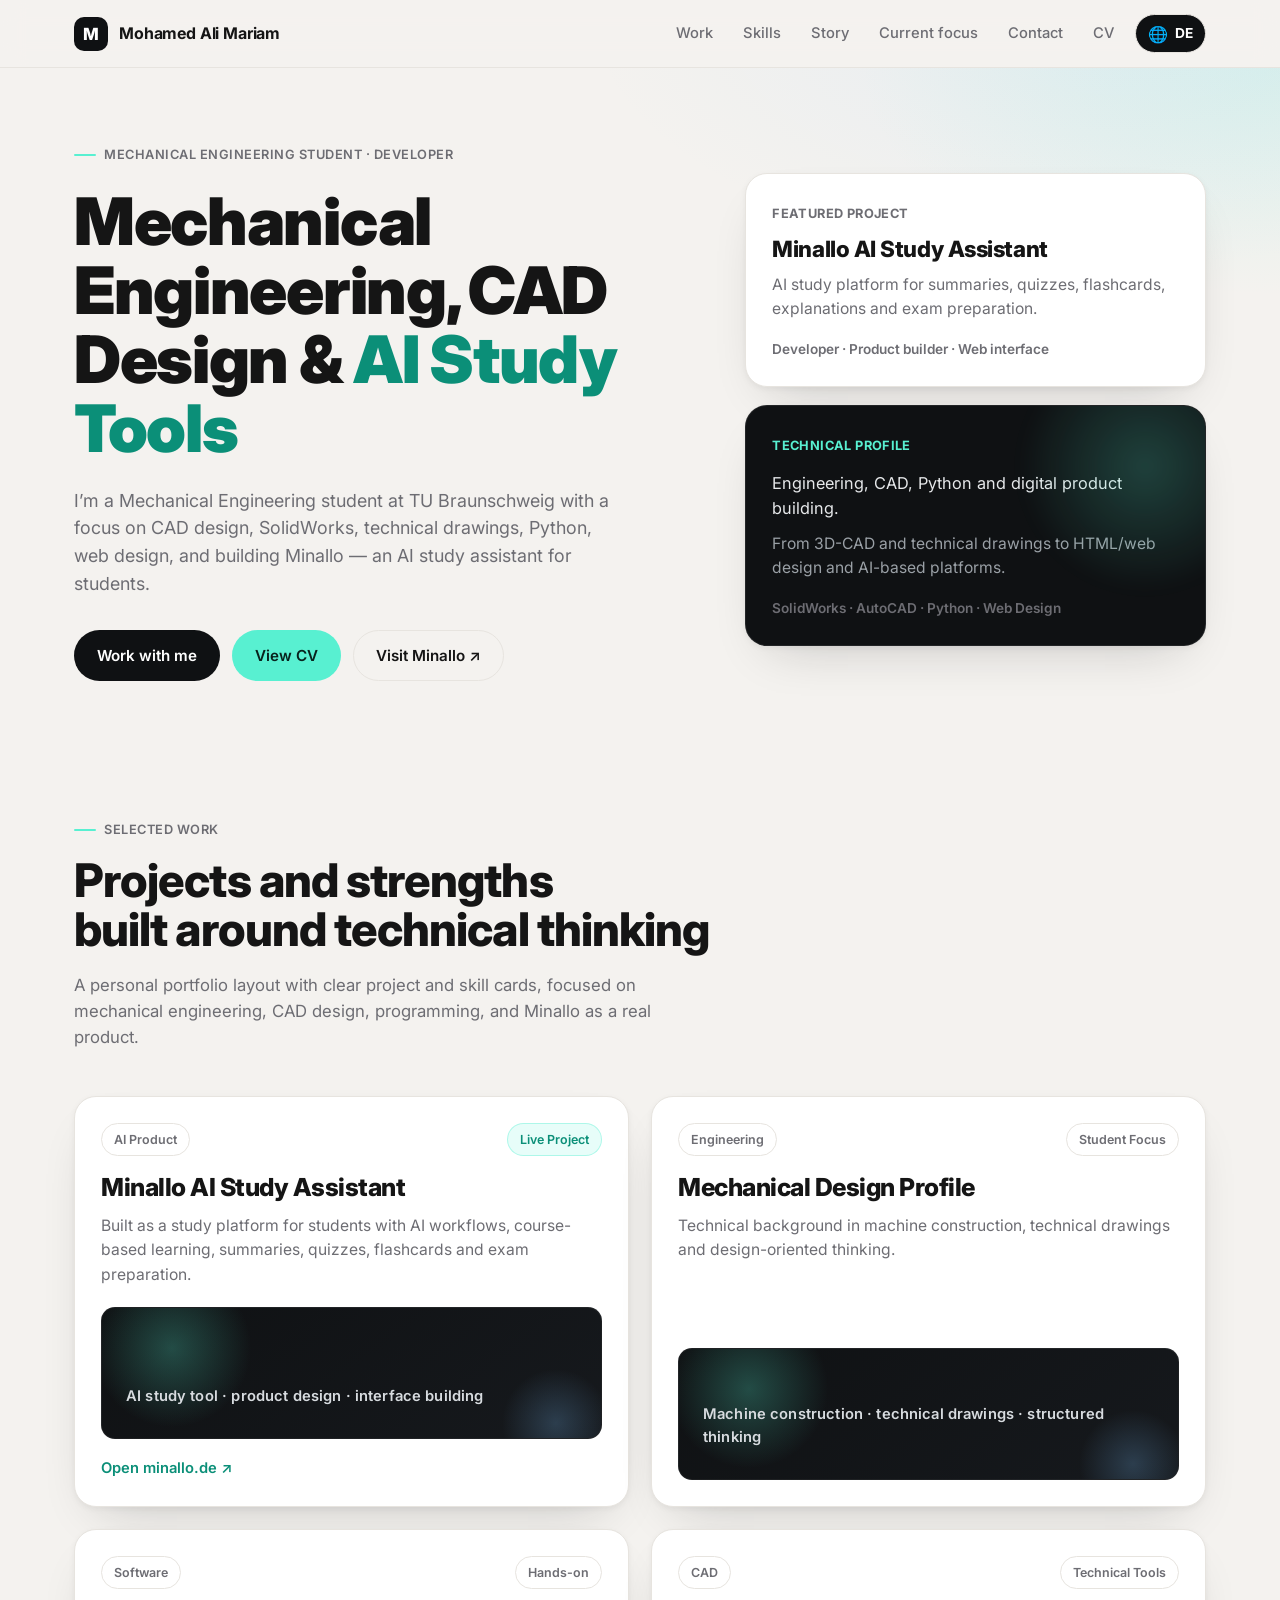
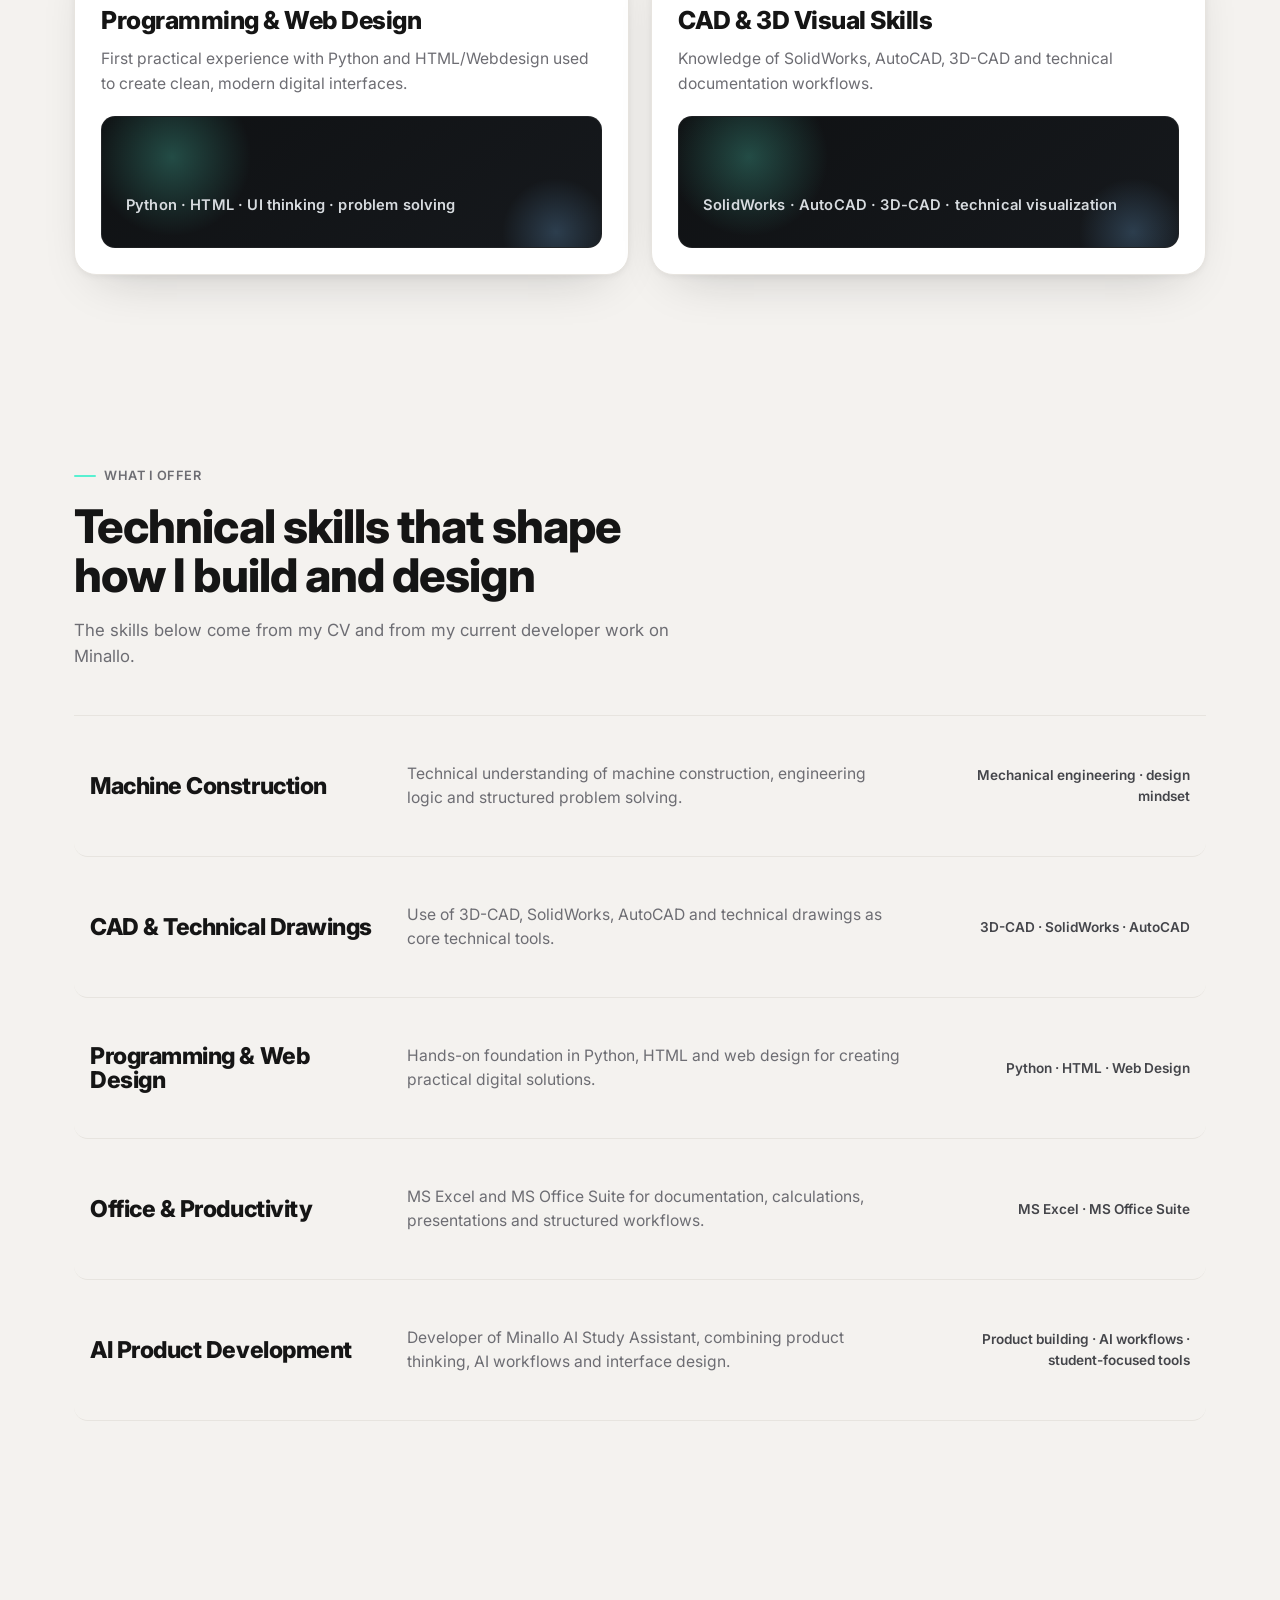
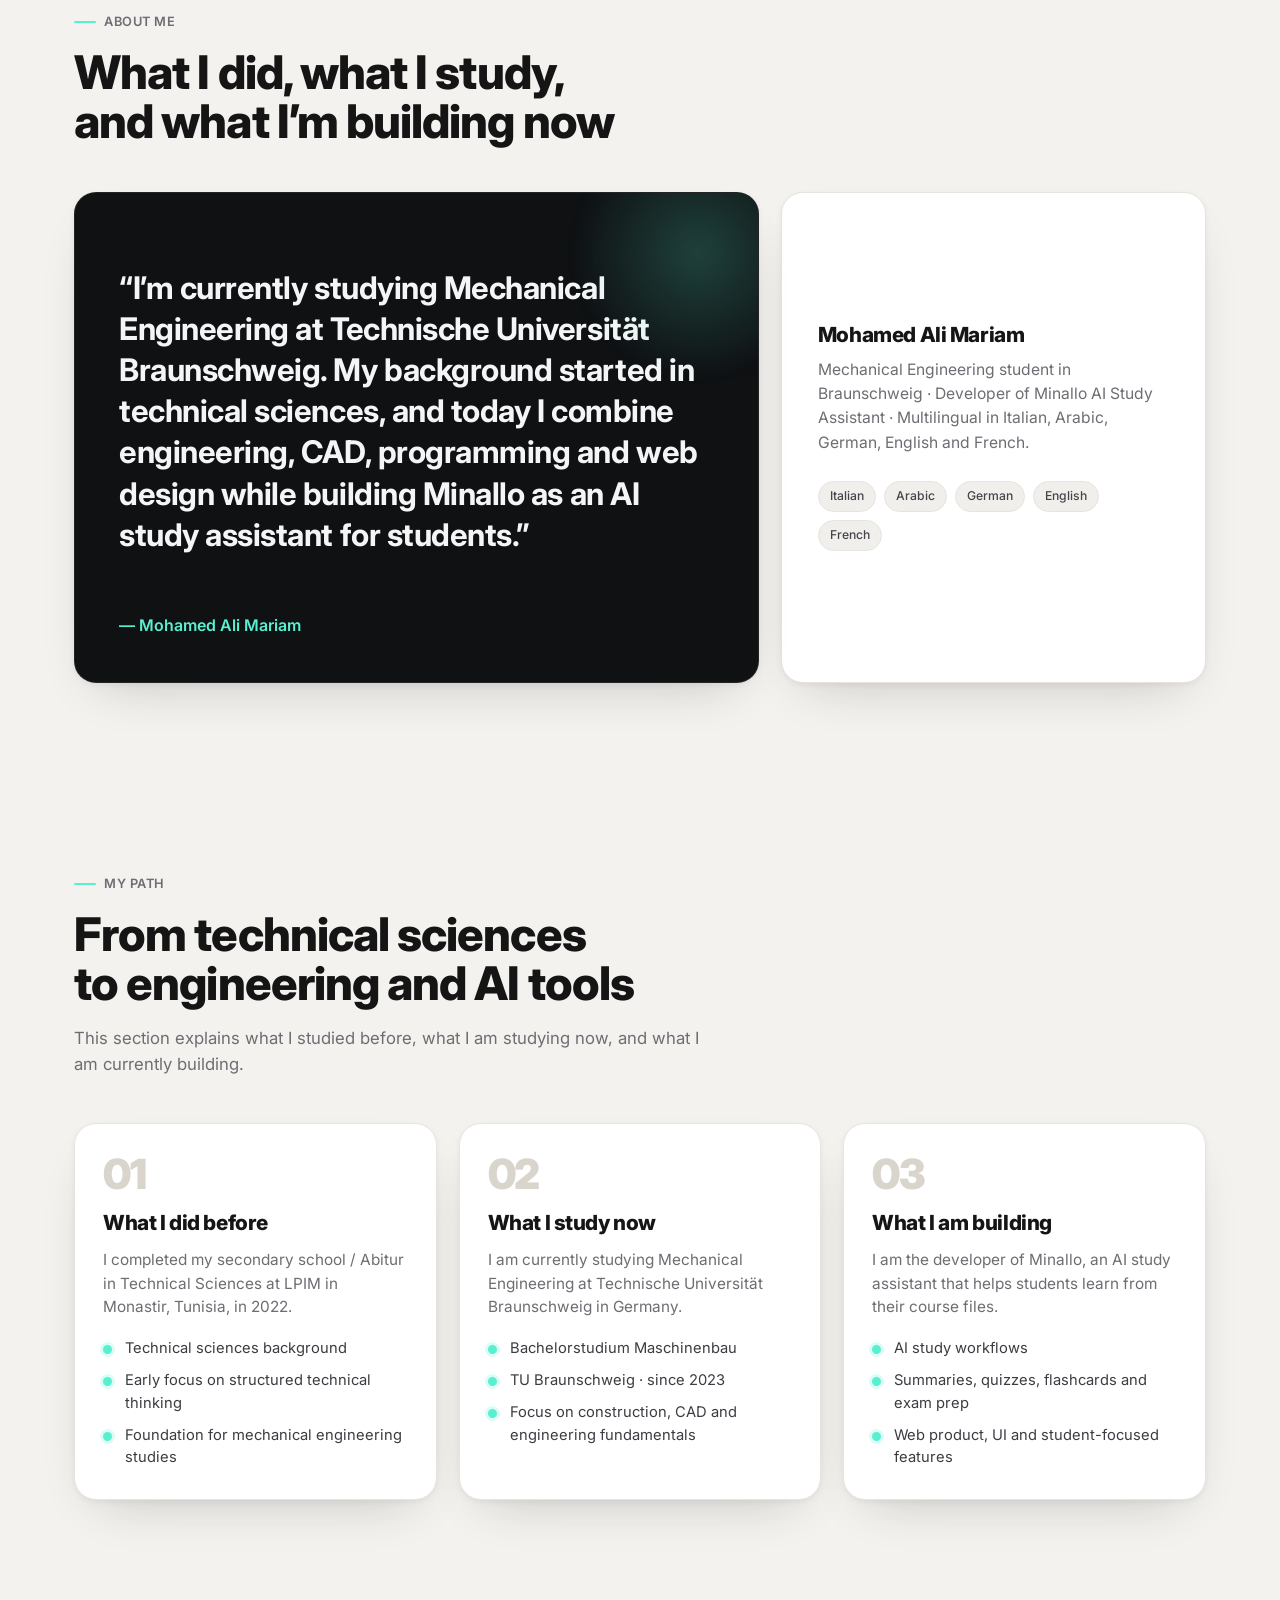
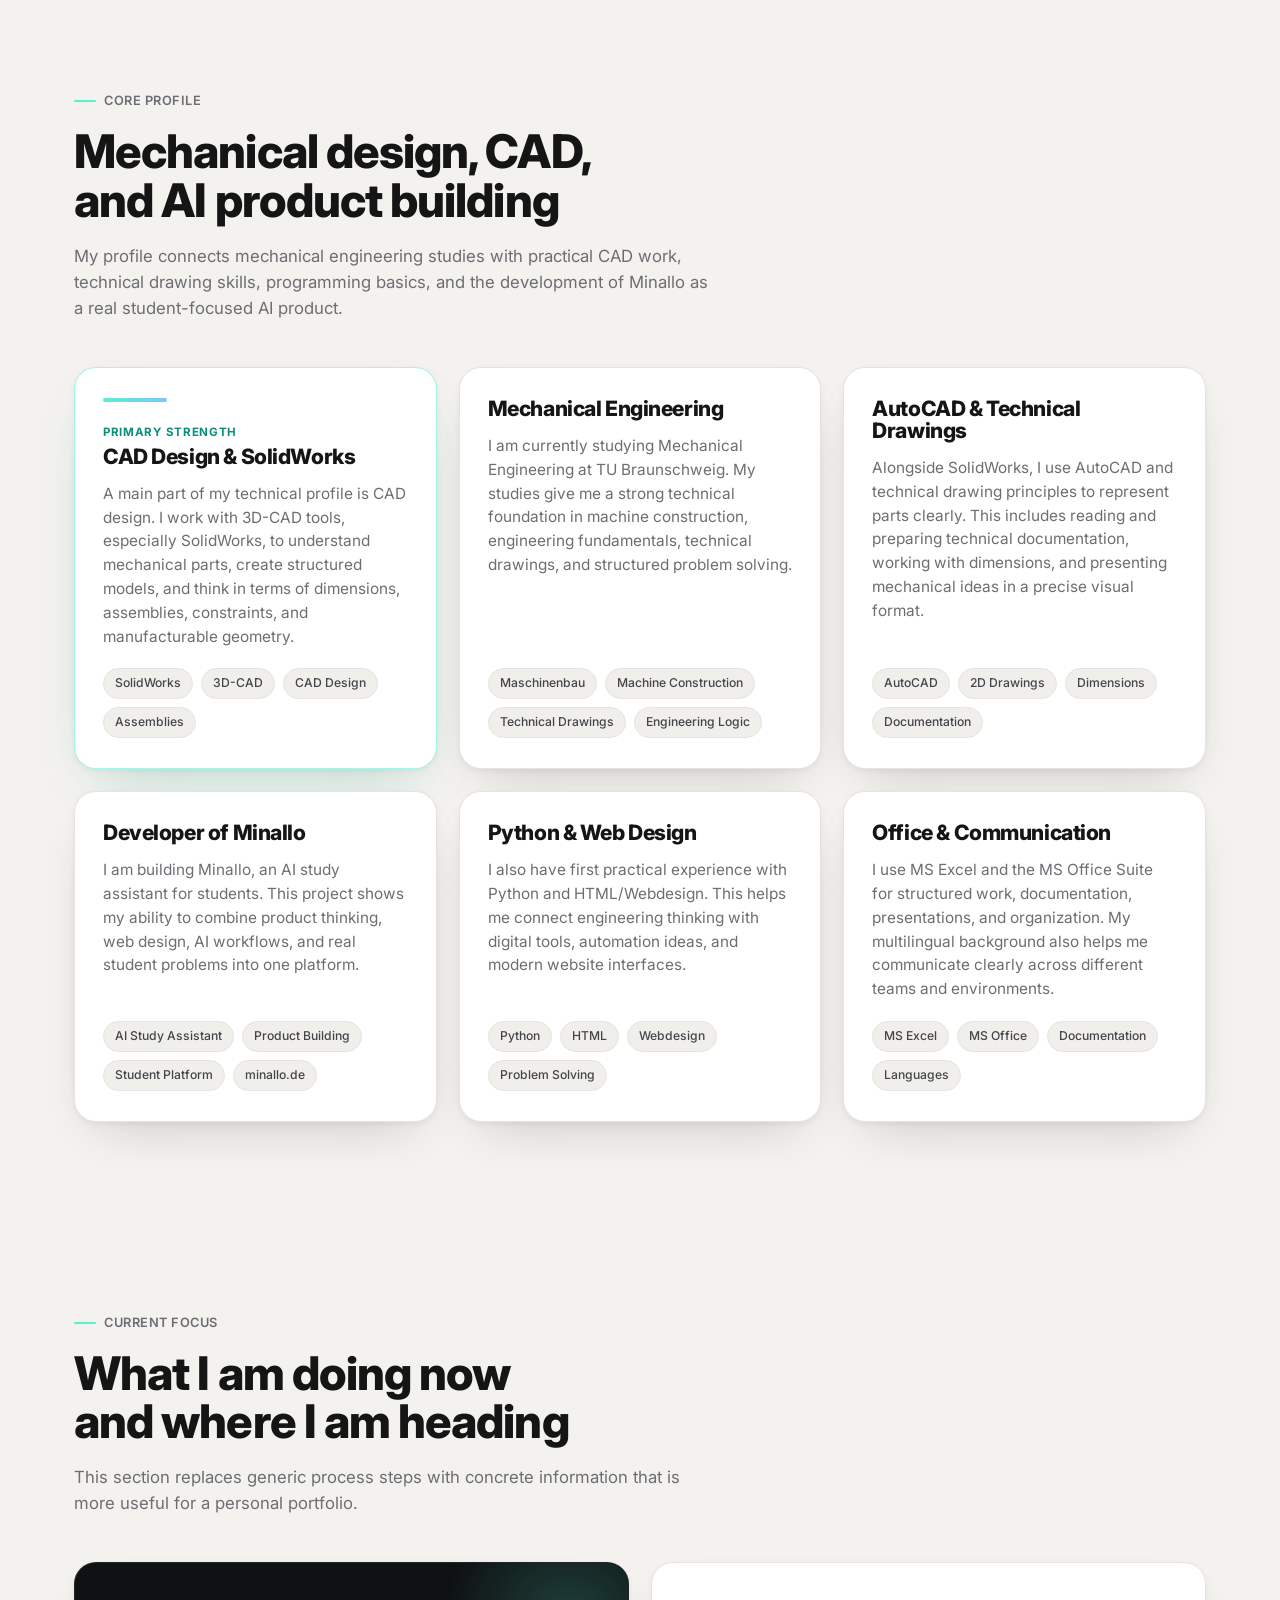
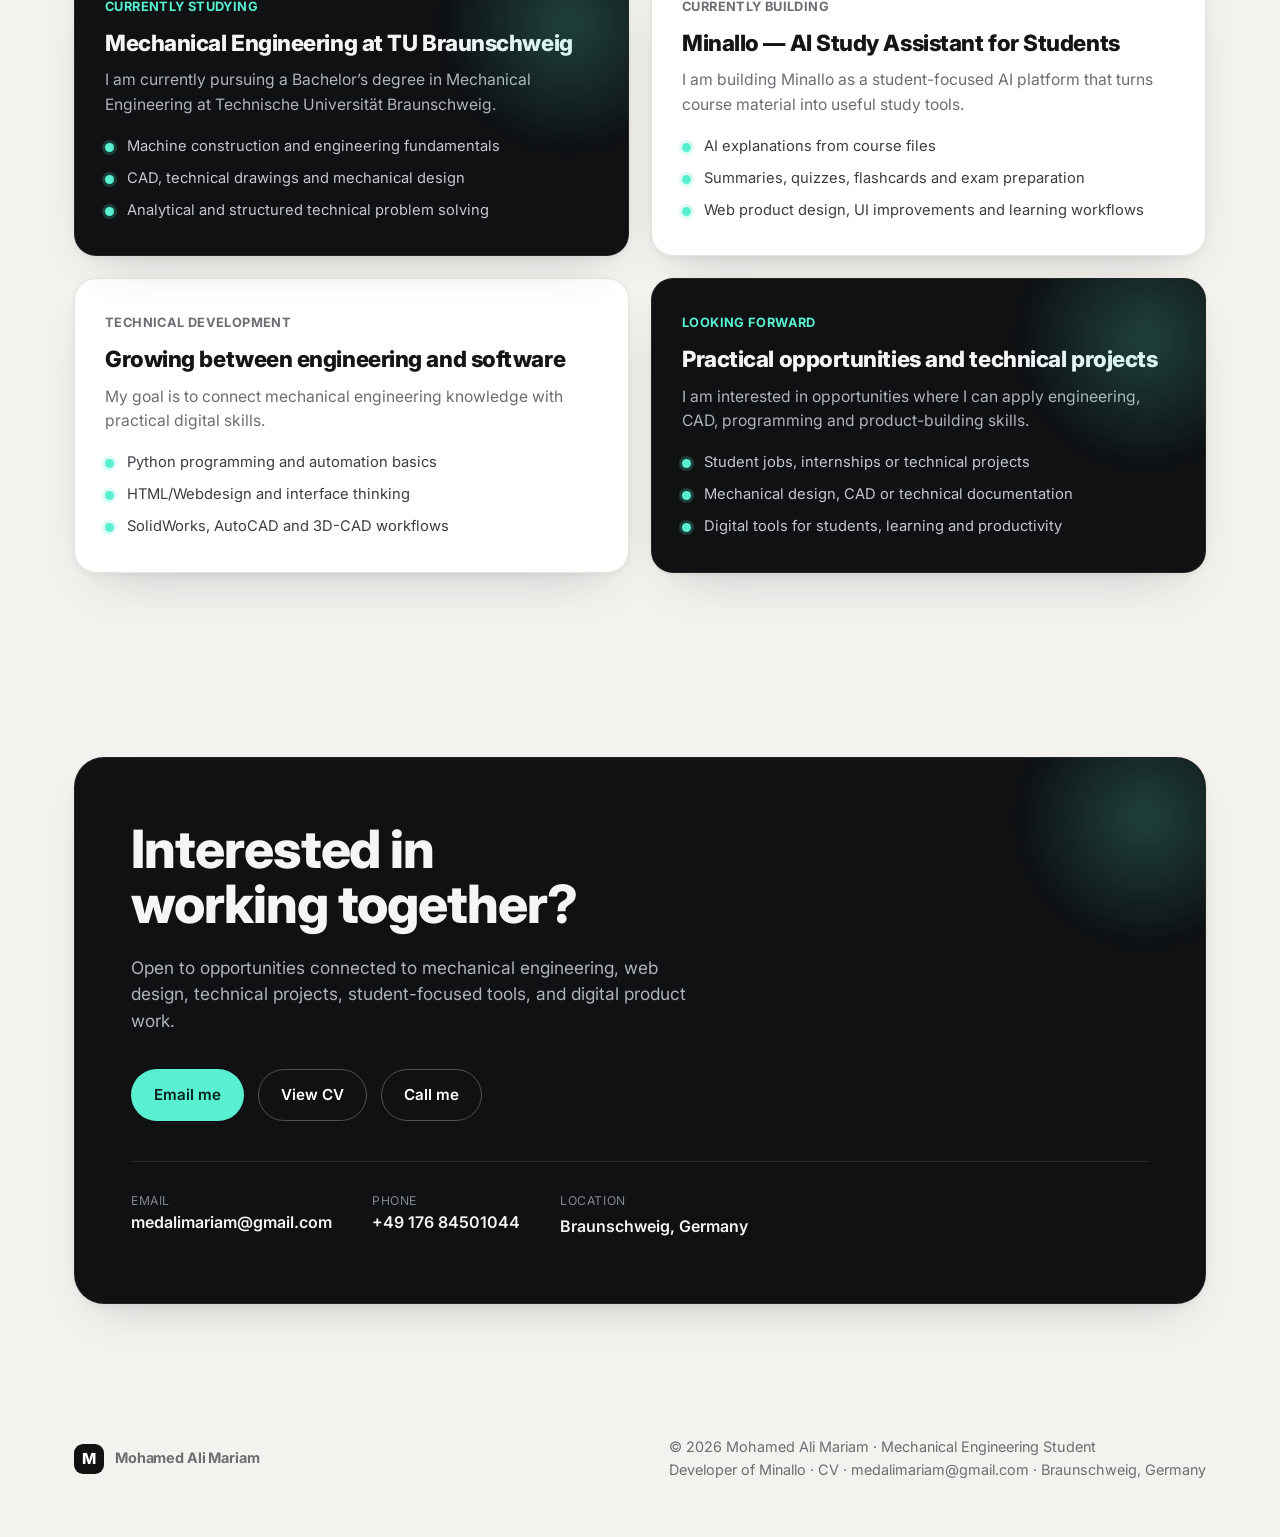
<file: index.html>
<!DOCTYPE html>
<html lang="en">
<head>
  <meta charset="UTF-8" />
  <meta name="viewport" content="width=device-width, initial-scale=1.0" />
  <title>Mohamed Ali Mariam — Mechanical Engineering, CAD &amp; AI</title>
  <meta name="description" content="Mohamed Ali Mariam — Mechanical Engineering student at TU Braunschweig focused on CAD design, SolidWorks, technical drawings, Python and web design. Developer of Minallo, an AI study assistant." />
  <link rel="canonical" href="https://mohamed-ali-mariam.com/" />
  <meta name="robots" content="index, follow" />
  <meta name="author" content="Mohamed Ali Mariam" />
  <meta name="theme-color" content="#0f1113" />

  <!-- Open Graph (link previews) -->
  <meta property="og:type" content="website" />
  <meta property="og:site_name" content="Mohamed Ali Mariam" />
  <meta property="og:title" content="Mohamed Ali Mariam — Mechanical Engineering, CAD &amp; AI" />
  <meta property="og:description" content="Mechanical Engineering student at TU Braunschweig — CAD, SolidWorks, technical drawings, Python and web design. Developer of Minallo, an AI study assistant." />
  <meta property="og:url" content="https://mohamed-ali-mariam.com/" />
  <meta property="og:locale" content="en_US" />
  <meta name="twitter:card" content="summary" />
  <meta name="twitter:title" content="Mohamed Ali Mariam — Mechanical Engineering, CAD &amp; AI" />
  <meta name="twitter:description" content="Mechanical Engineering student at TU Braunschweig — CAD, SolidWorks, Python, web design. Developer of Minallo." />

  <!-- Structured data: tells Google this page is about the person Mohamed Ali Mariam -->
  <script type="application/ld+json">
  {
    "@context": "https://schema.org",
    "@type": "Person",
    "name": "Mohamed Ali Mariam",
    "url": "https://mohamed-ali-mariam.com",
    "jobTitle": "Mechanical Engineering Student",
    "worksFor": { "@type": "Organization", "name": "Minallo", "url": "https://minallo.de" },
    "alumniOf": { "@type": "CollegeOrUniversity", "name": "Technische Universität Braunschweig" },
    "address": { "@type": "PostalAddress", "addressLocality": "Braunschweig", "addressCountry": "DE" },
    "email": "mailto:medalimariam@gmail.com",
    "knowsAbout": ["Mechanical Engineering", "CAD Design", "SolidWorks", "AutoCAD", "3D-CAD", "Technical Drawings", "Python", "Web Design", "AI Study Tools"],
    "knowsLanguage": ["Italian", "Arabic", "German", "English", "French"],
    "sameAs": ["https://minallo.de", "https://github.com/Dalimovich"]
  }
  </script>

  <link rel="preconnect" href="https://fonts.googleapis.com" />
  <link rel="preconnect" href="https://fonts.gstatic.com" crossorigin />
  <link href="https://fonts.googleapis.com/css2?family=Inter:wght@400;500;600;700;800;900&display=swap" rel="stylesheet" />
  <link rel="stylesheet" href="styles.css" />
</head>
<body>

  <!-- ================= NAV ================= -->
  <nav>
    <div class="nav-inner">
      <a class="brand" href="#top" aria-label="Mohamed Ali Mariam — home">
        <span class="sq">M</span>
        <span>Mohamed Ali Mariam</span>
      </a>
      <div class="nav-links">
        <a href="#work">Work</a>
        <a href="#services">Skills</a>
        <a href="#story">Story</a>
        <a href="#current-focus">Current focus</a>
        <a href="#contact">Contact</a>
        <a href="assets/Lebenslauf_Mohamed_Ali_Mariam.pdf" target="_blank" rel="noopener noreferrer">CV</a>
        <button class="lang-toggle" id="lang-toggle" type="button" aria-label="Website auf Deutsch anzeigen" aria-pressed="false">
          <span class="globe" aria-hidden="true">🌐</span><span id="lang-label">DE</span>
        </button>
      </div>
    </div>
  </nav>

  <main id="top">

    <!-- ================= HERO ================= -->
    <header class="hero">
      <div class="wrap">
        <div class="hero-grid">
          <div class="reveal">
            <span class="eyebrow">Mechanical Engineering Student · Developer</span>
            <h1>Mechanical Engineering, CAD Design &amp; <span class="hl">AI Study Tools</span></h1>
            <p class="hero-lead">
              I’m a Mechanical Engineering student at TU Braunschweig with a focus on CAD design,
              SolidWorks, technical drawings, Python, web design, and building Minallo — an AI study
              assistant for students.
            </p>
            <div class="hero-cta">
              <a class="btn btn-dark" href="#contact">Work with me</a>
              <a class="btn btn-mint" href="assets/Lebenslauf_Mohamed_Ali_Mariam.pdf" target="_blank" rel="noopener noreferrer">View CV</a>
              <a class="btn btn-ghost" href="https://minallo.de" target="_blank" rel="noopener noreferrer">Visit Minallo ↗</a>
            </div>
          </div>

          <div class="hero-cards reveal">
            <!-- Card 1: Featured project (light) -->
            <article class="card lift hcard">
              <span class="mini">Featured project</span>
              <h3>Minallo AI Study Assistant</h3>
              <p class="muted">AI study platform for summaries, quizzes, flashcards, explanations and exam preparation.</p>
              <div class="meta">Developer · Product builder · Web interface</div>
            </article>
            <!-- Card 2: Technical profile (dark) -->
            <article class="card dark lift hcard">
              <span class="mini">Technical profile</span>
              <p style="margin-top:14px;font-size:1.02rem;color:#e6e8ea;">Engineering, CAD, Python and digital product building.</p>
              <p class="muted" style="margin-top:10px;">From 3D-CAD and technical drawings to HTML/web design and AI-based platforms.</p>
              <div class="meta">SolidWorks · AutoCAD · Python · Web Design</div>
            </article>
          </div>
        </div>
      </div>
    </header>

    <!-- ================= WORK ================= -->
    <section id="work" class="sec">
      <div class="wrap">
        <div class="sec-head reveal">
          <span class="eyebrow">Selected work</span>
          <h2>Projects and strengths<br />built around technical thinking</h2>
          <p>A personal portfolio layout with clear project and skill cards, focused on mechanical engineering, CAD design, programming, and Minallo as a real product.</p>
        </div>

        <div class="grid-2">
          <!-- Card 1 -->
          <article class="card lift work-card reveal">
            <div class="work-top">
              <span class="pill">AI Product</span>
              <span class="pill pill-status">Live Project</span>
            </div>
            <h3>Minallo AI Study Assistant</h3>
            <p class="desc">Built as a study platform for students with AI workflows, course-based learning, summaries, quizzes, flashcards and exam preparation.</p>
            <div class="visual"><span>AI study tool · product design · interface building</span></div>
            <a class="work-link" href="https://minallo.de" target="_blank" rel="noopener noreferrer">Open minallo.de ↗</a>
          </article>

          <!-- Card 2 -->
          <article class="card lift work-card reveal">
            <div class="work-top">
              <span class="pill">Engineering</span>
              <span class="pill">Student Focus</span>
            </div>
            <h3>Mechanical Design Profile</h3>
            <p class="desc">Technical background in machine construction, technical drawings and design-oriented thinking.</p>
            <div class="visual"><span>Machine construction · technical drawings · structured thinking</span></div>
          </article>

          <!-- Card 3 -->
          <article class="card lift work-card reveal">
            <div class="work-top">
              <span class="pill">Software</span>
              <span class="pill">Hands-on</span>
            </div>
            <h3>Programming &amp; Web Design</h3>
            <p class="desc">First practical experience with Python and HTML/Webdesign used to create clean, modern digital interfaces.</p>
            <div class="visual"><span>Python · HTML · UI thinking · problem solving</span></div>
          </article>

          <!-- Card 4 -->
          <article class="card lift work-card reveal">
            <div class="work-top">
              <span class="pill">CAD</span>
              <span class="pill">Technical Tools</span>
            </div>
            <h3>CAD &amp; 3D Visual Skills</h3>
            <p class="desc">Knowledge of SolidWorks, AutoCAD, 3D-CAD and technical documentation workflows.</p>
            <div class="visual"><span>SolidWorks · AutoCAD · 3D-CAD · technical visualization</span></div>
          </article>
        </div>
      </div>
    </section>

    <!-- ================= SERVICES / SKILLS ================= -->
    <section id="services" class="sec">
      <div class="wrap">
        <div class="sec-head reveal">
          <span class="eyebrow">What I offer</span>
          <h2>Technical skills that shape<br />how I build and design</h2>
          <p>The skills below come from my CV and from my current developer work on Minallo.</p>
        </div>

        <div class="rows reveal">
          <div class="row">
            <h3>Machine Construction</h3>
            <p class="rdesc">Technical understanding of machine construction, engineering logic and structured problem solving.</p>
            <p class="rtag">Mechanical engineering · design mindset</p>
          </div>
          <div class="row">
            <h3>CAD &amp; Technical Drawings</h3>
            <p class="rdesc">Use of 3D-CAD, SolidWorks, AutoCAD and technical drawings as core technical tools.</p>
            <p class="rtag">3D-CAD · SolidWorks · AutoCAD</p>
          </div>
          <div class="row">
            <h3>Programming &amp; Web Design</h3>
            <p class="rdesc">Hands-on foundation in Python, HTML and web design for creating practical digital solutions.</p>
            <p class="rtag">Python · HTML · Web Design</p>
          </div>
          <div class="row">
            <h3>Office &amp; Productivity</h3>
            <p class="rdesc">MS Excel and MS Office Suite for documentation, calculations, presentations and structured workflows.</p>
            <p class="rtag">MS Excel · MS Office Suite</p>
          </div>
          <div class="row">
            <h3>AI Product Development</h3>
            <p class="rdesc">Developer of Minallo AI Study Assistant, combining product thinking, AI workflows and interface design.</p>
            <p class="rtag">Product building · AI workflows · student-focused tools</p>
          </div>
        </div>
      </div>
    </section>

    <!-- ================= ABOUT / STORY ================= -->
    <section id="story" class="sec">
      <div class="wrap">
        <div class="sec-head reveal">
          <span class="eyebrow">About me</span>
          <h2>What I did, what I study,<br />and what I’m building now</h2>
        </div>

        <div class="about">
          <article class="card dark about-quote reveal">
            <p class="q">“I’m currently studying Mechanical Engineering at Technische Universität Braunschweig. My background started in technical sciences, and today I combine engineering, CAD, programming and web design while building Minallo as an AI study assistant for students.”</p>
            <span class="sig">— Mohamed Ali Mariam</span>
          </article>

          <article class="card ident reveal">
            <div>
              <h3>Mohamed Ali Mariam</h3>
              <p style="margin-top:12px;">Mechanical Engineering student in Braunschweig · Developer of Minallo AI Study Assistant · Multilingual in Italian, Arabic, German, English and French.</p>
            </div>
            <div class="chips">
              <span class="tag">Italian</span>
              <span class="tag">Arabic</span>
              <span class="tag">German</span>
              <span class="tag">English</span>
              <span class="tag">French</span>
            </div>
          </article>
        </div>
      </div>
    </section>

    <!-- ================= MY PATH ================= -->
    <section id="path" class="sec">
      <div class="wrap">
        <div class="sec-head reveal">
          <span class="eyebrow">My path</span>
          <h2>From technical sciences<br />to engineering and AI tools</h2>
          <p>This section explains what I studied before, what I am studying now, and what I am currently building.</p>
        </div>

        <div class="grid-3">
          <article class="card lift path-card reveal">
            <div class="num">01</div>
            <h3>What I did before</h3>
            <p>I completed my secondary school / Abitur in Technical Sciences at LPIM in Monastir, Tunisia, in 2022.</p>
            <ul class="ticks">
              <li>Technical sciences background</li>
              <li>Early focus on structured technical thinking</li>
              <li>Foundation for mechanical engineering studies</li>
            </ul>
          </article>

          <article class="card lift path-card reveal">
            <div class="num">02</div>
            <h3>What I study now</h3>
            <p>I am currently studying Mechanical Engineering at Technische Universität Braunschweig in Germany.</p>
            <ul class="ticks">
              <li>Bachelorstudium Maschinenbau</li>
              <li>TU Braunschweig · since 2023</li>
              <li>Focus on construction, CAD and engineering fundamentals</li>
            </ul>
          </article>

          <article class="card lift path-card reveal">
            <div class="num">03</div>
            <h3>What I am building</h3>
            <p>I am the developer of Minallo, an AI study assistant that helps students learn from their course files.</p>
            <ul class="ticks">
              <li>AI study workflows</li>
              <li>Summaries, quizzes, flashcards and exam prep</li>
              <li>Web product, UI and student-focused features</li>
            </ul>
          </article>
        </div>
      </div>
    </section>

    <!-- ================= CORE PROFILE ================= -->
    <section id="core-profile" class="sec">
      <div class="wrap">
        <div class="sec-head reveal">
          <span class="eyebrow">Core profile</span>
          <h2>Mechanical design, CAD,<br />and AI product building</h2>
          <p>My profile connects mechanical engineering studies with practical CAD work, technical drawing skills, programming basics, and the development of Minallo as a real student-focused AI product.</p>
        </div>

        <div class="core-grid">
          <!-- Card 1 (feature) -->
          <article class="card lift core-card feature reveal">
            <span class="feat-flag">Primary strength</span>
            <h3>CAD Design &amp; SolidWorks</h3>
            <p>A main part of my technical profile is CAD design. I work with 3D-CAD tools, especially SolidWorks, to understand mechanical parts, create structured models, and think in terms of dimensions, assemblies, constraints, and manufacturable geometry.</p>
            <div class="tags">
              <span class="tag">SolidWorks</span><span class="tag">3D-CAD</span>
              <span class="tag">CAD Design</span><span class="tag">Assemblies</span>
            </div>
          </article>

          <!-- Card 2 -->
          <article class="card lift core-card reveal">
            <h3>Mechanical Engineering</h3>
            <p>I am currently studying Mechanical Engineering at TU Braunschweig. My studies give me a strong technical foundation in machine construction, engineering fundamentals, technical drawings, and structured problem solving.</p>
            <div class="tags">
              <span class="tag">Maschinenbau</span><span class="tag">Machine Construction</span>
              <span class="tag">Technical Drawings</span><span class="tag">Engineering Logic</span>
            </div>
          </article>

          <!-- Card 3 -->
          <article class="card lift core-card reveal">
            <h3>AutoCAD &amp; Technical Drawings</h3>
            <p>Alongside SolidWorks, I use AutoCAD and technical drawing principles to represent parts clearly. This includes reading and preparing technical documentation, working with dimensions, and presenting mechanical ideas in a precise visual format.</p>
            <div class="tags">
              <span class="tag">AutoCAD</span><span class="tag">2D Drawings</span>
              <span class="tag">Dimensions</span><span class="tag">Documentation</span>
            </div>
          </article>

          <!-- Card 4 -->
          <article class="card lift core-card reveal">
            <h3>Developer of Minallo</h3>
            <p>I am building Minallo, an AI study assistant for students. This project shows my ability to combine product thinking, web design, AI workflows, and real student problems into one platform.</p>
            <div class="tags">
              <span class="tag">AI Study Assistant</span><span class="tag">Product Building</span>
              <span class="tag">Student Platform</span><span class="tag">minallo.de</span>
            </div>
          </article>

          <!-- Card 5 -->
          <article class="card lift core-card reveal">
            <h3>Python &amp; Web Design</h3>
            <p>I also have first practical experience with Python and HTML/Webdesign. This helps me connect engineering thinking with digital tools, automation ideas, and modern website interfaces.</p>
            <div class="tags">
              <span class="tag">Python</span><span class="tag">HTML</span>
              <span class="tag">Webdesign</span><span class="tag">Problem Solving</span>
            </div>
          </article>

          <!-- Card 6 -->
          <article class="card lift core-card reveal">
            <h3>Office &amp; Communication</h3>
            <p>I use MS Excel and the MS Office Suite for structured work, documentation, presentations, and organization. My multilingual background also helps me communicate clearly across different teams and environments.</p>
            <div class="tags">
              <span class="tag">MS Excel</span><span class="tag">MS Office</span>
              <span class="tag">Documentation</span><span class="tag">Languages</span>
            </div>
          </article>
        </div>
      </div>
    </section>

    <!-- ================= CURRENT FOCUS ================= -->
    <section id="current-focus" class="sec">
      <div class="wrap">
        <div class="sec-head reveal">
          <span class="eyebrow">Current focus</span>
          <h2>What I am doing now<br />and where I am heading</h2>
          <p>This section replaces generic process steps with concrete information that is more useful for a personal portfolio.</p>
        </div>

        <div class="focus-grid">
          <!-- Card 1 dark -->
          <article class="card dark lift focus-card reveal">
            <span class="mini">Currently studying</span>
            <h3>Mechanical Engineering at TU Braunschweig</h3>
            <p style="color:#aeb4ba;">I am currently pursuing a Bachelor’s degree in Mechanical Engineering at Technische Universität Braunschweig.</p>
            <ul class="ticks">
              <li>Machine construction and engineering fundamentals</li>
              <li>CAD, technical drawings and mechanical design</li>
              <li>Analytical and structured technical problem solving</li>
            </ul>
          </article>

          <!-- Card 2 light -->
          <article class="card lift focus-card reveal">
            <span class="mini">Currently building</span>
            <h3>Minallo — AI Study Assistant for Students</h3>
            <p>I am building Minallo as a student-focused AI platform that turns course material into useful study tools.</p>
            <ul class="ticks">
              <li>AI explanations from course files</li>
              <li>Summaries, quizzes, flashcards and exam preparation</li>
              <li>Web product design, UI improvements and learning workflows</li>
            </ul>
          </article>

          <!-- Card 3 light -->
          <article class="card lift focus-card reveal">
            <span class="mini">Technical development</span>
            <h3>Growing between engineering and software</h3>
            <p>My goal is to connect mechanical engineering knowledge with practical digital skills.</p>
            <ul class="ticks">
              <li>Python programming and automation basics</li>
              <li>HTML/Webdesign and interface thinking</li>
              <li>SolidWorks, AutoCAD and 3D-CAD workflows</li>
            </ul>
          </article>

          <!-- Card 4 dark -->
          <article class="card dark lift focus-card reveal">
            <span class="mini">Looking forward</span>
            <h3>Practical opportunities and technical projects</h3>
            <p style="color:#aeb4ba;">I am interested in opportunities where I can apply engineering, CAD, programming and product-building skills.</p>
            <ul class="ticks">
              <li>Student jobs, internships or technical projects</li>
              <li>Mechanical design, CAD or technical documentation</li>
              <li>Digital tools for students, learning and productivity</li>
            </ul>
          </article>
        </div>
      </div>
    </section>

    <!-- ================= CONTACT / CTA ================= -->
    <section id="contact" class="sec">
      <div class="wrap">
        <article class="card dark cta reveal">
          <h2>Interested in working together?</h2>
          <p>Open to opportunities connected to mechanical engineering, web design, technical projects, student-focused tools, and digital product work.</p>
          <div class="cta-row">
            <a
              class="btn btn-mint"
              href="https://mail.google.com/mail/?view=cm&fs=1&to=medalimariam@gmail.com&su=Portfolio%20contact"
              target="_blank"
              rel="noopener noreferrer"
              data-contact-action="email"
            >Email me</a>
            <a class="btn btn-outline-light" href="assets/Lebenslauf_Mohamed_Ali_Mariam.pdf" target="_blank" rel="noopener noreferrer">View CV</a>
            <a
              class="btn btn-outline-light"
              href="tel:+4917684501044"
              aria-label="Call Mohamed Ali Mariam at +49 176 84501044"
              data-contact-action="call"
            >Call me</a>
          </div>
          <div class="contact-meta">
            <div>
              <div class="k">Email</div>
              <a class="v" href="mailto:medalimariam@gmail.com" data-contact-action="mailto">medalimariam@gmail.com</a>
            </div>
            <div>
              <div class="k">Phone</div>
              <a class="v" href="tel:+4917684501044" aria-label="Call Mohamed Ali Mariam at +49 176 84501044" data-contact-action="call">+49 176 84501044</a>
            </div>
            <div>
              <div class="k">Location</div>
              <div class="v">Braunschweig, Germany</div>
            </div>
          </div>
        </article>
      </div>
    </section>
  </main>

  <!-- ================= FOOTER ================= -->
  <footer>
    <div class="wrap">
      <div class="foot">
        <a class="brand" href="#top"><span class="sq">M</span><span>Mohamed Ali Mariam</span></a>
        <p>© 2026 Mohamed Ali Mariam · Mechanical Engineering Student<br />
        Developer of Minallo · <a href="assets/Lebenslauf_Mohamed_Ali_Mariam.pdf" target="_blank" rel="noopener noreferrer">CV</a> · medalimariam@gmail.com · Braunschweig, Germany</p>
      </div>
    </div>
  </footer>

  <script src="script.js"></script>
</body>
</html>
</file>
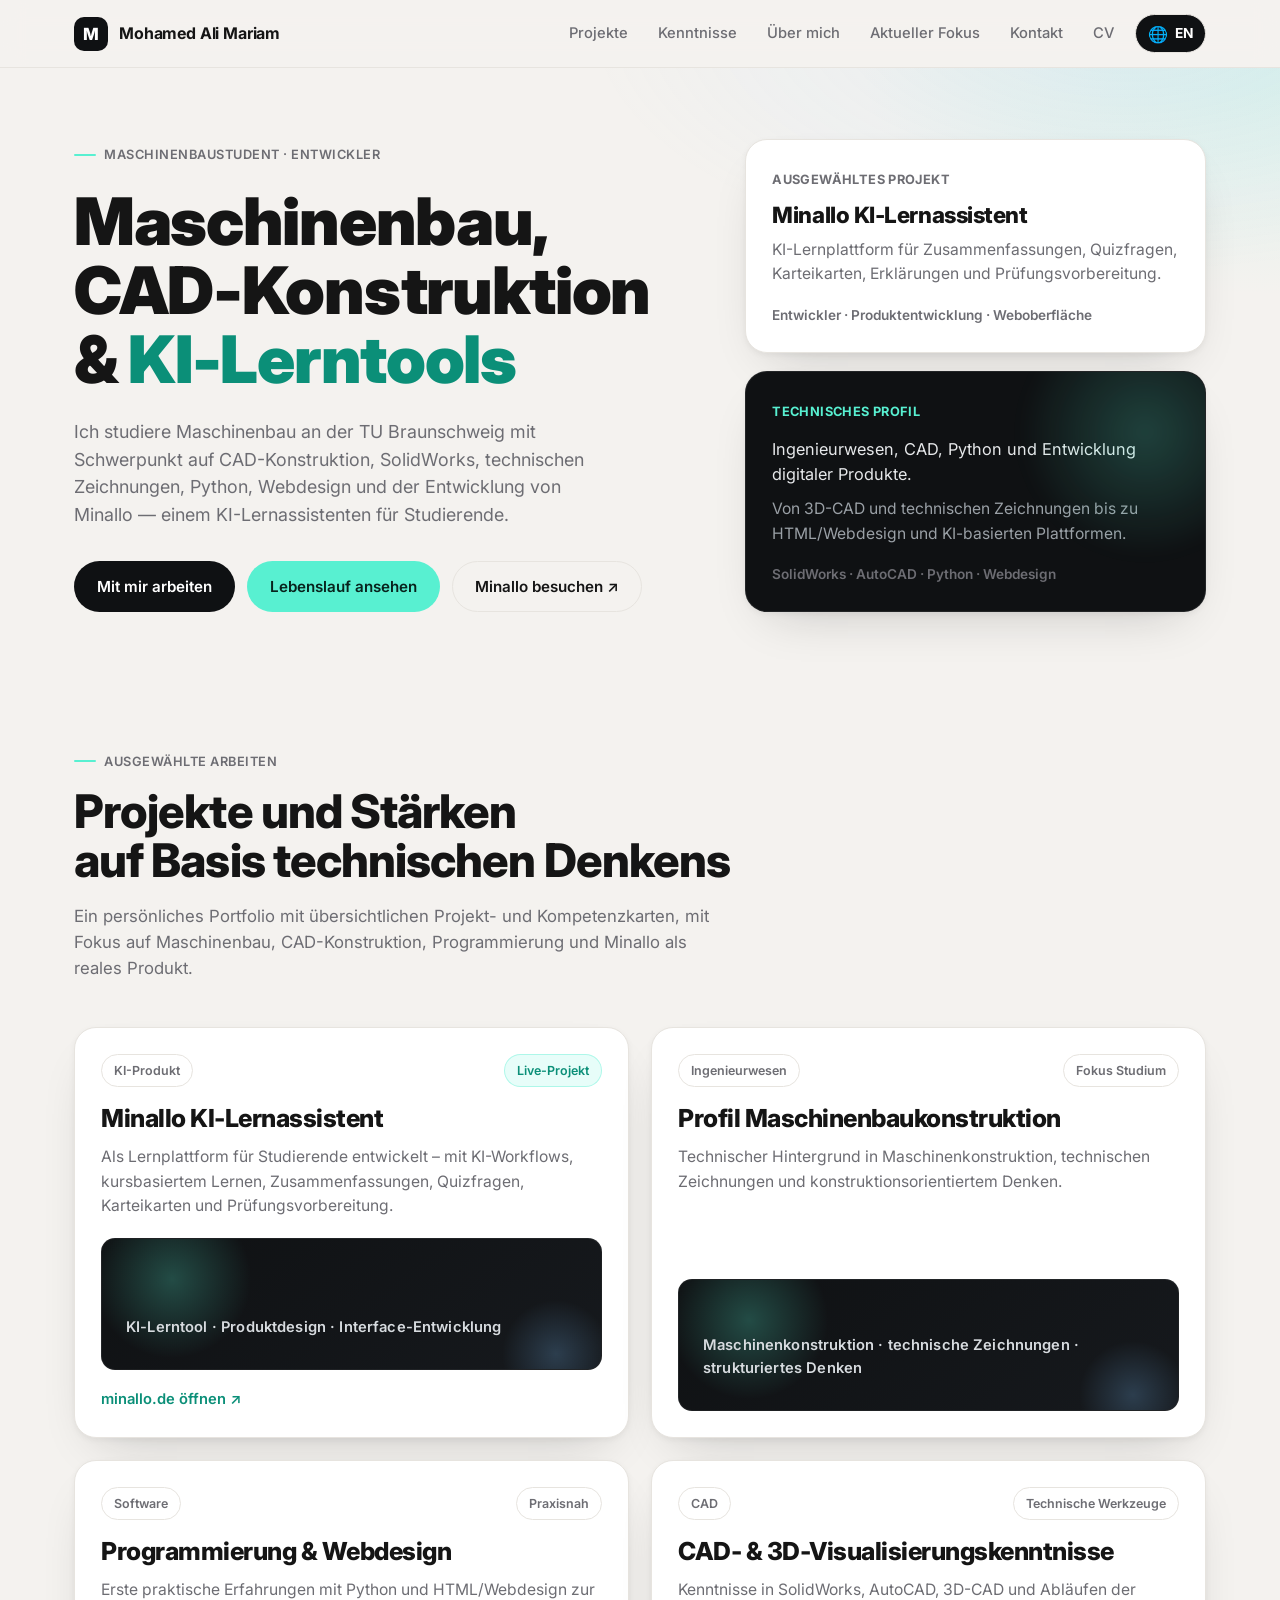
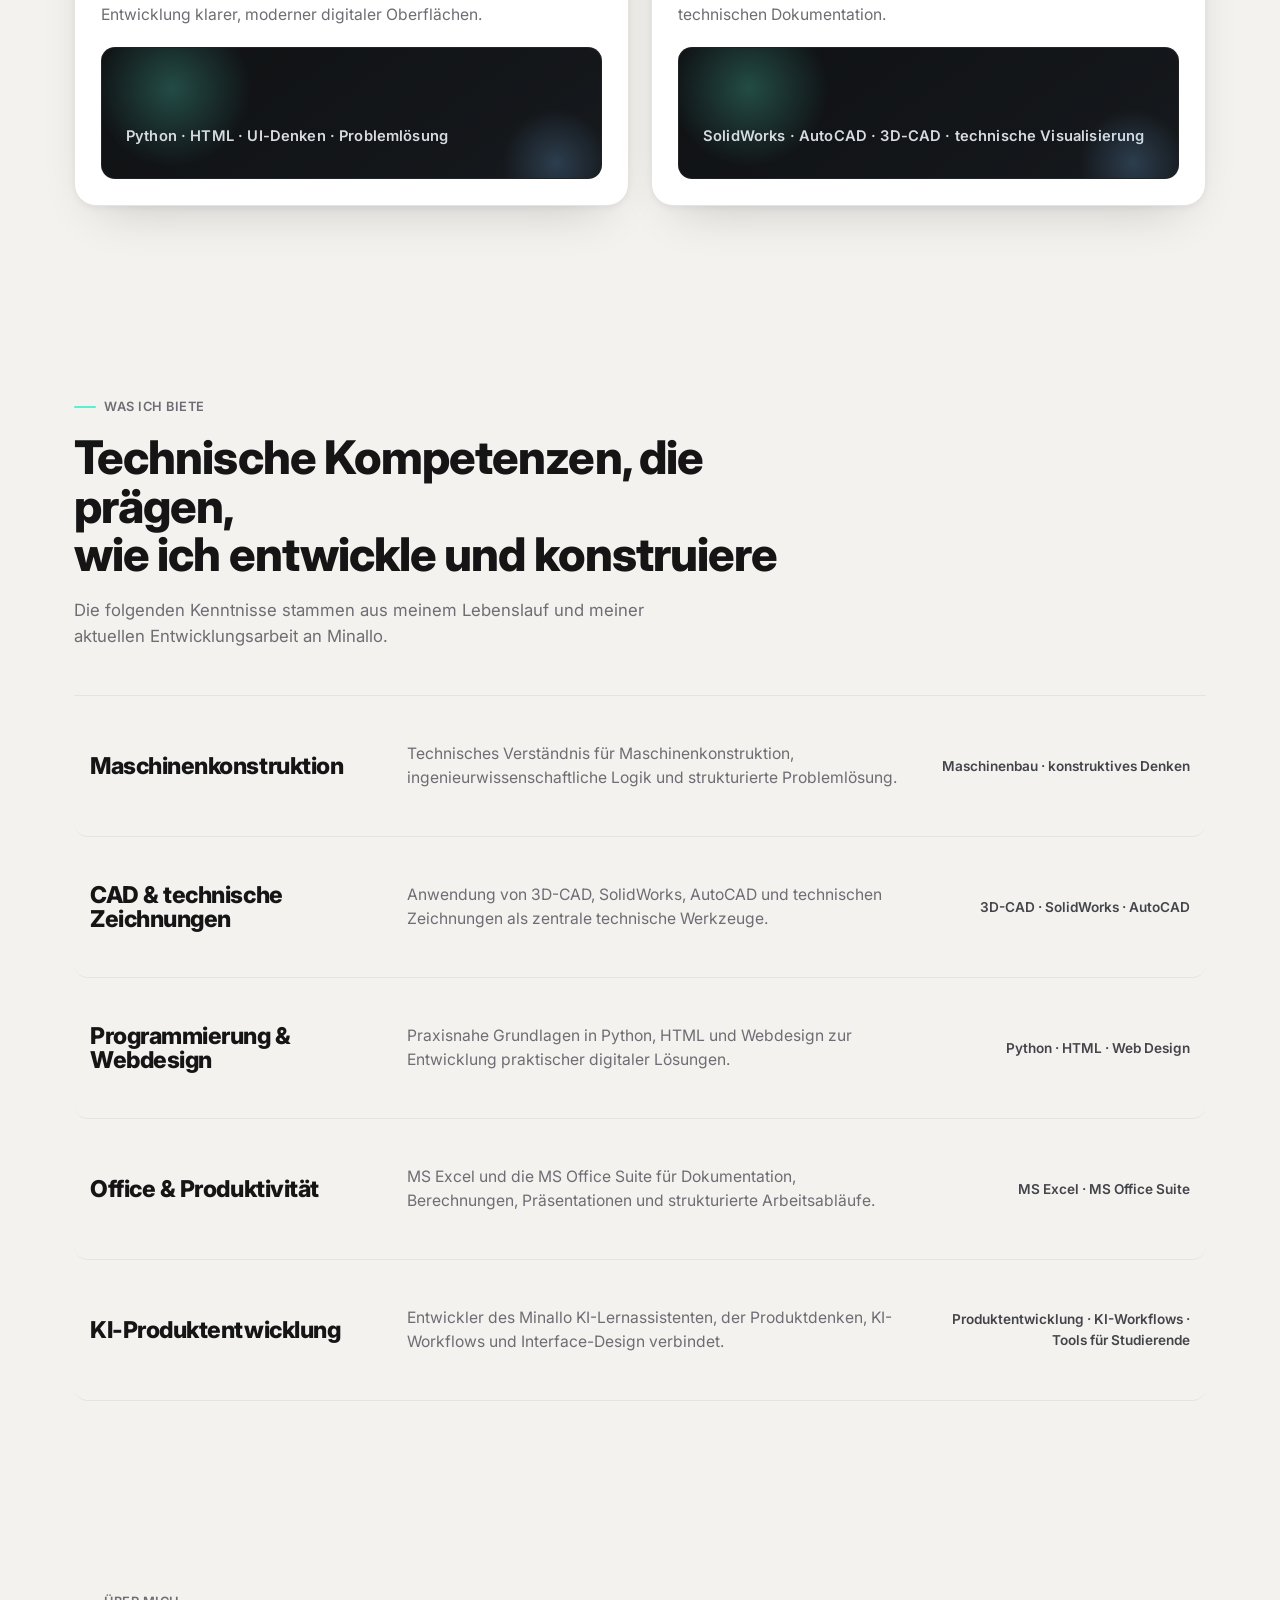
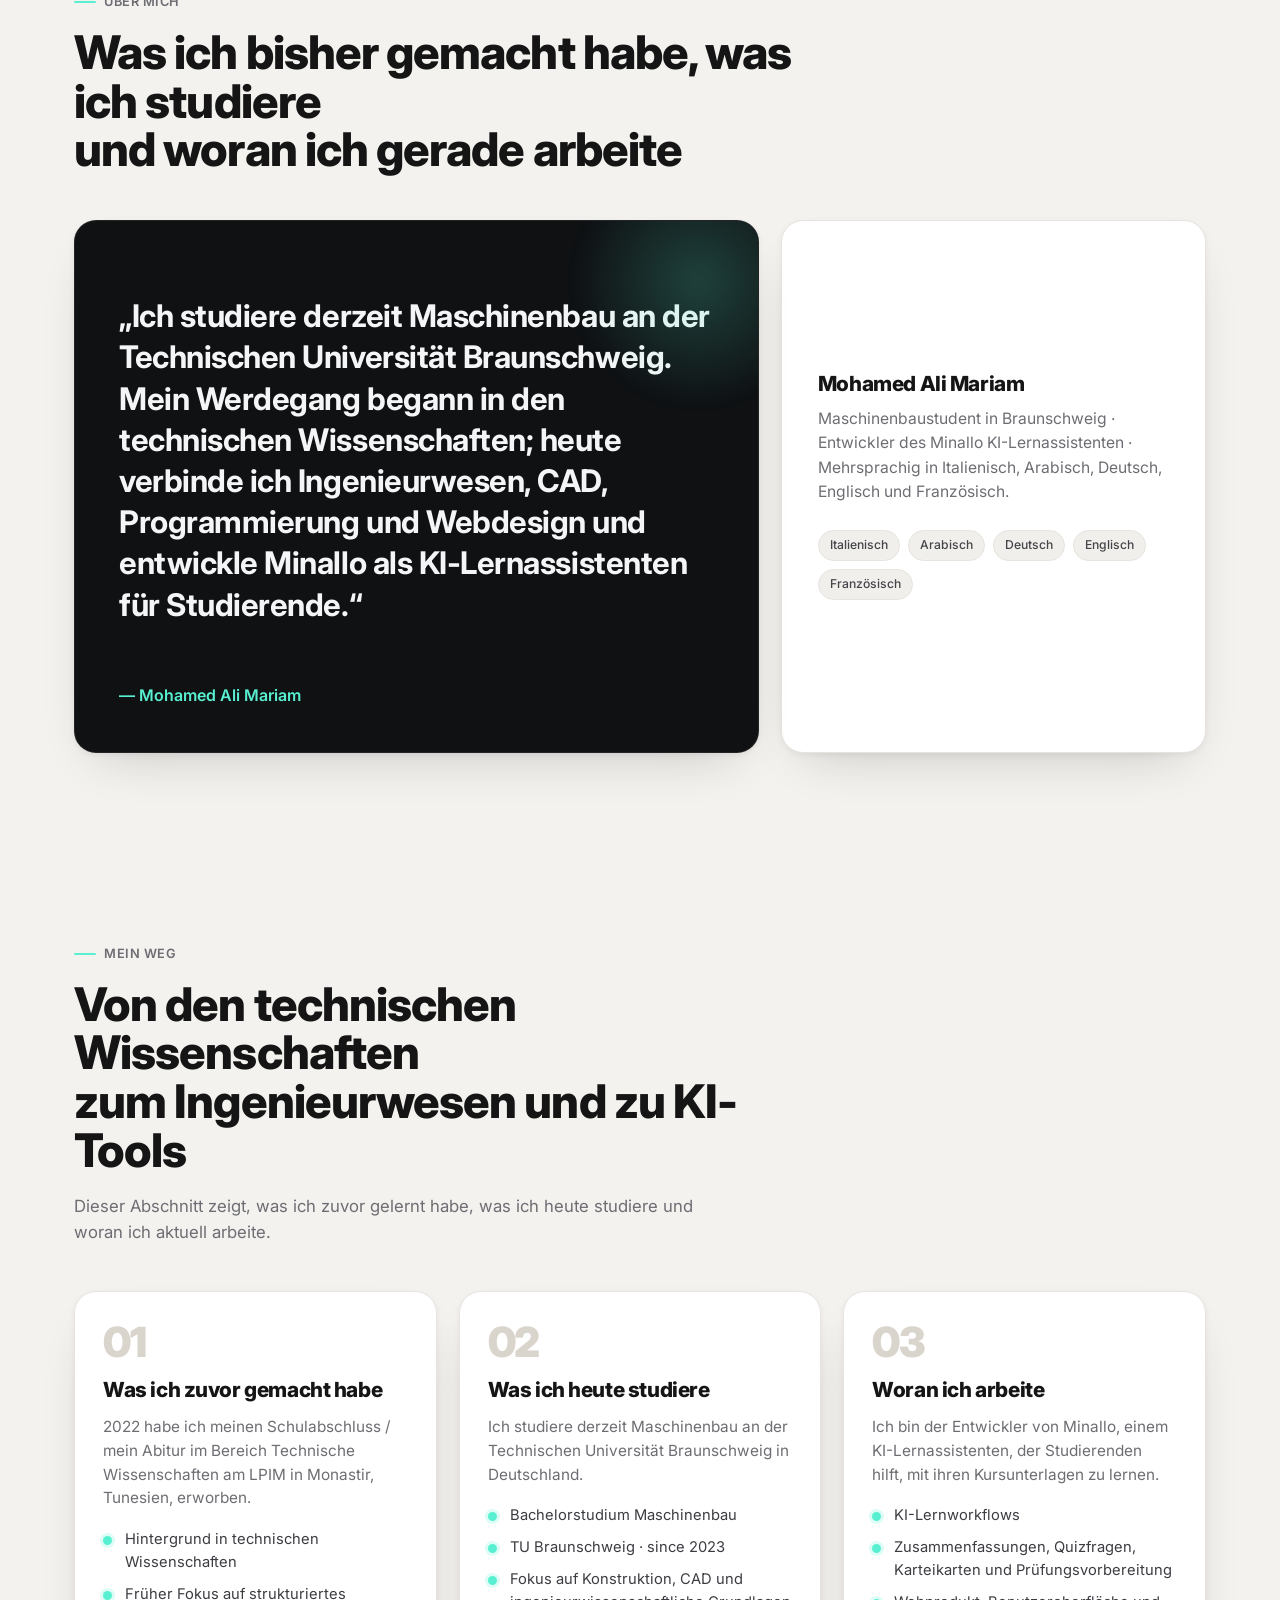
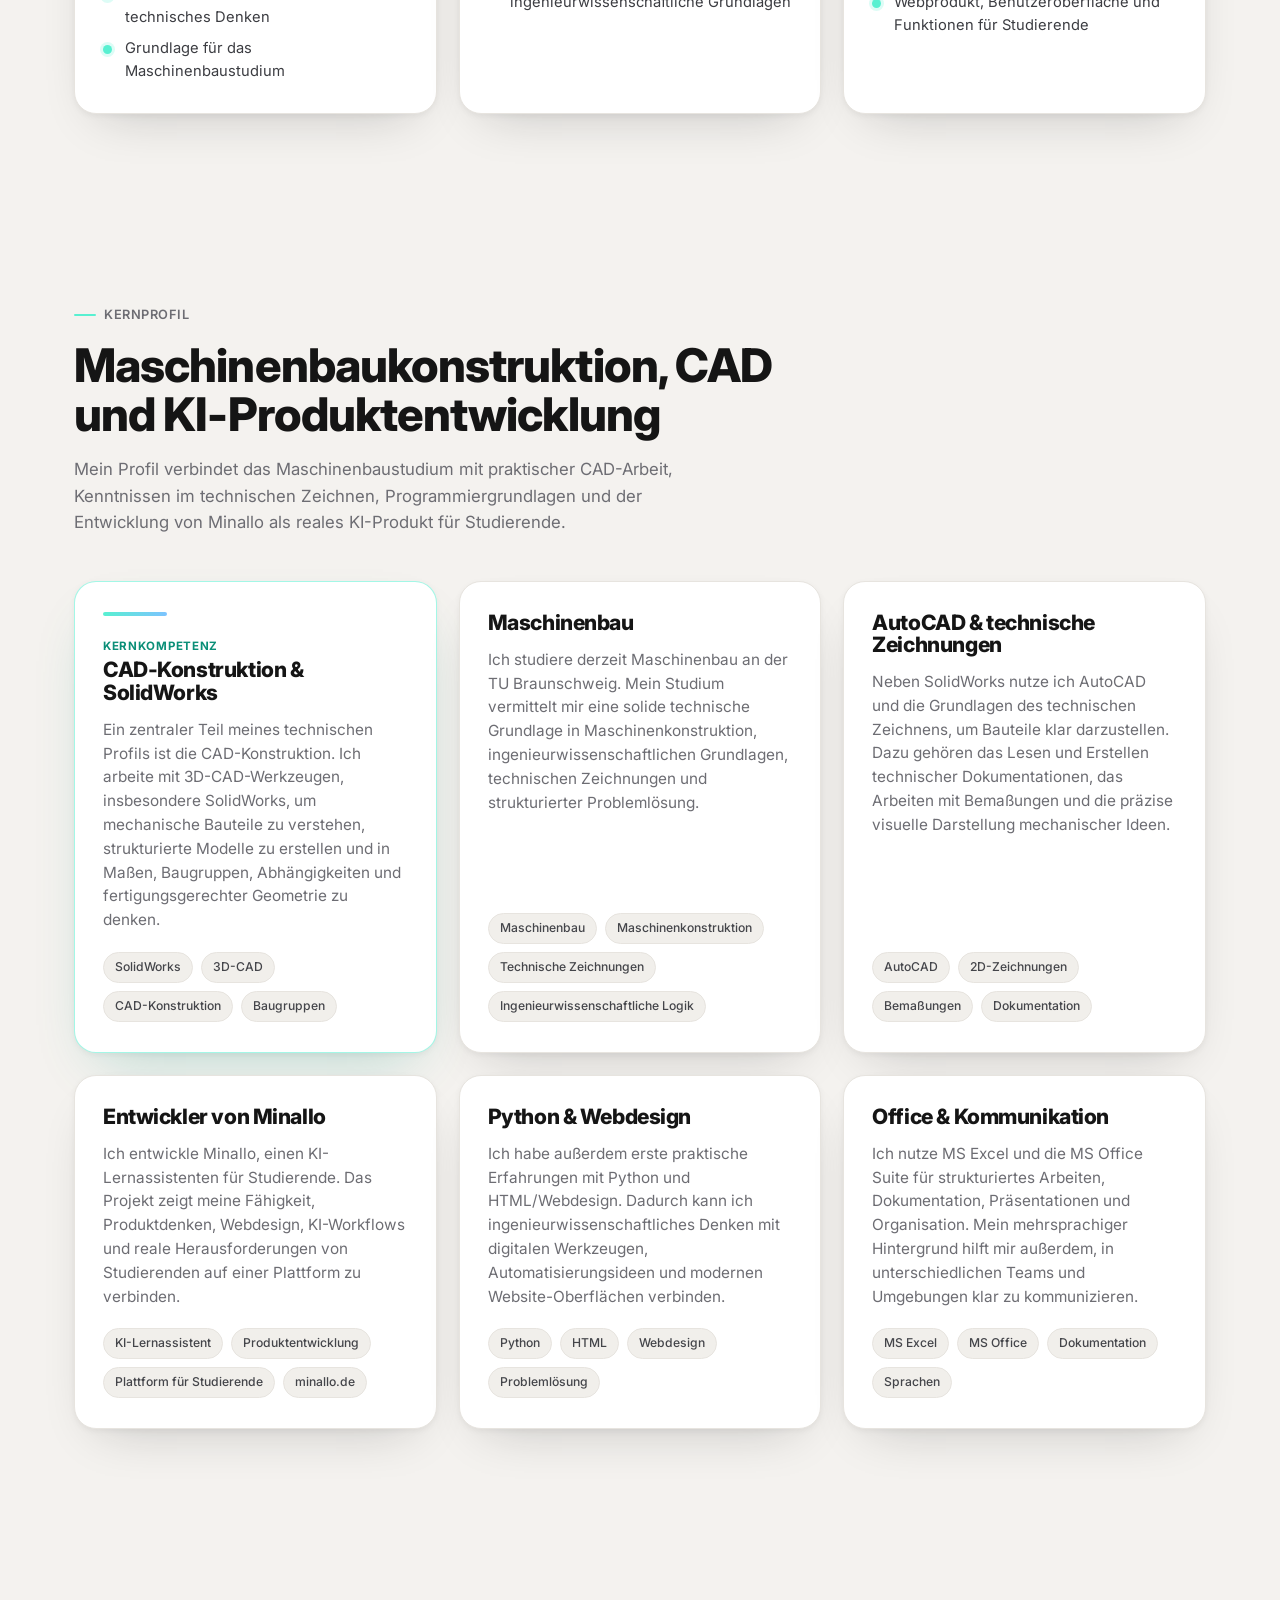
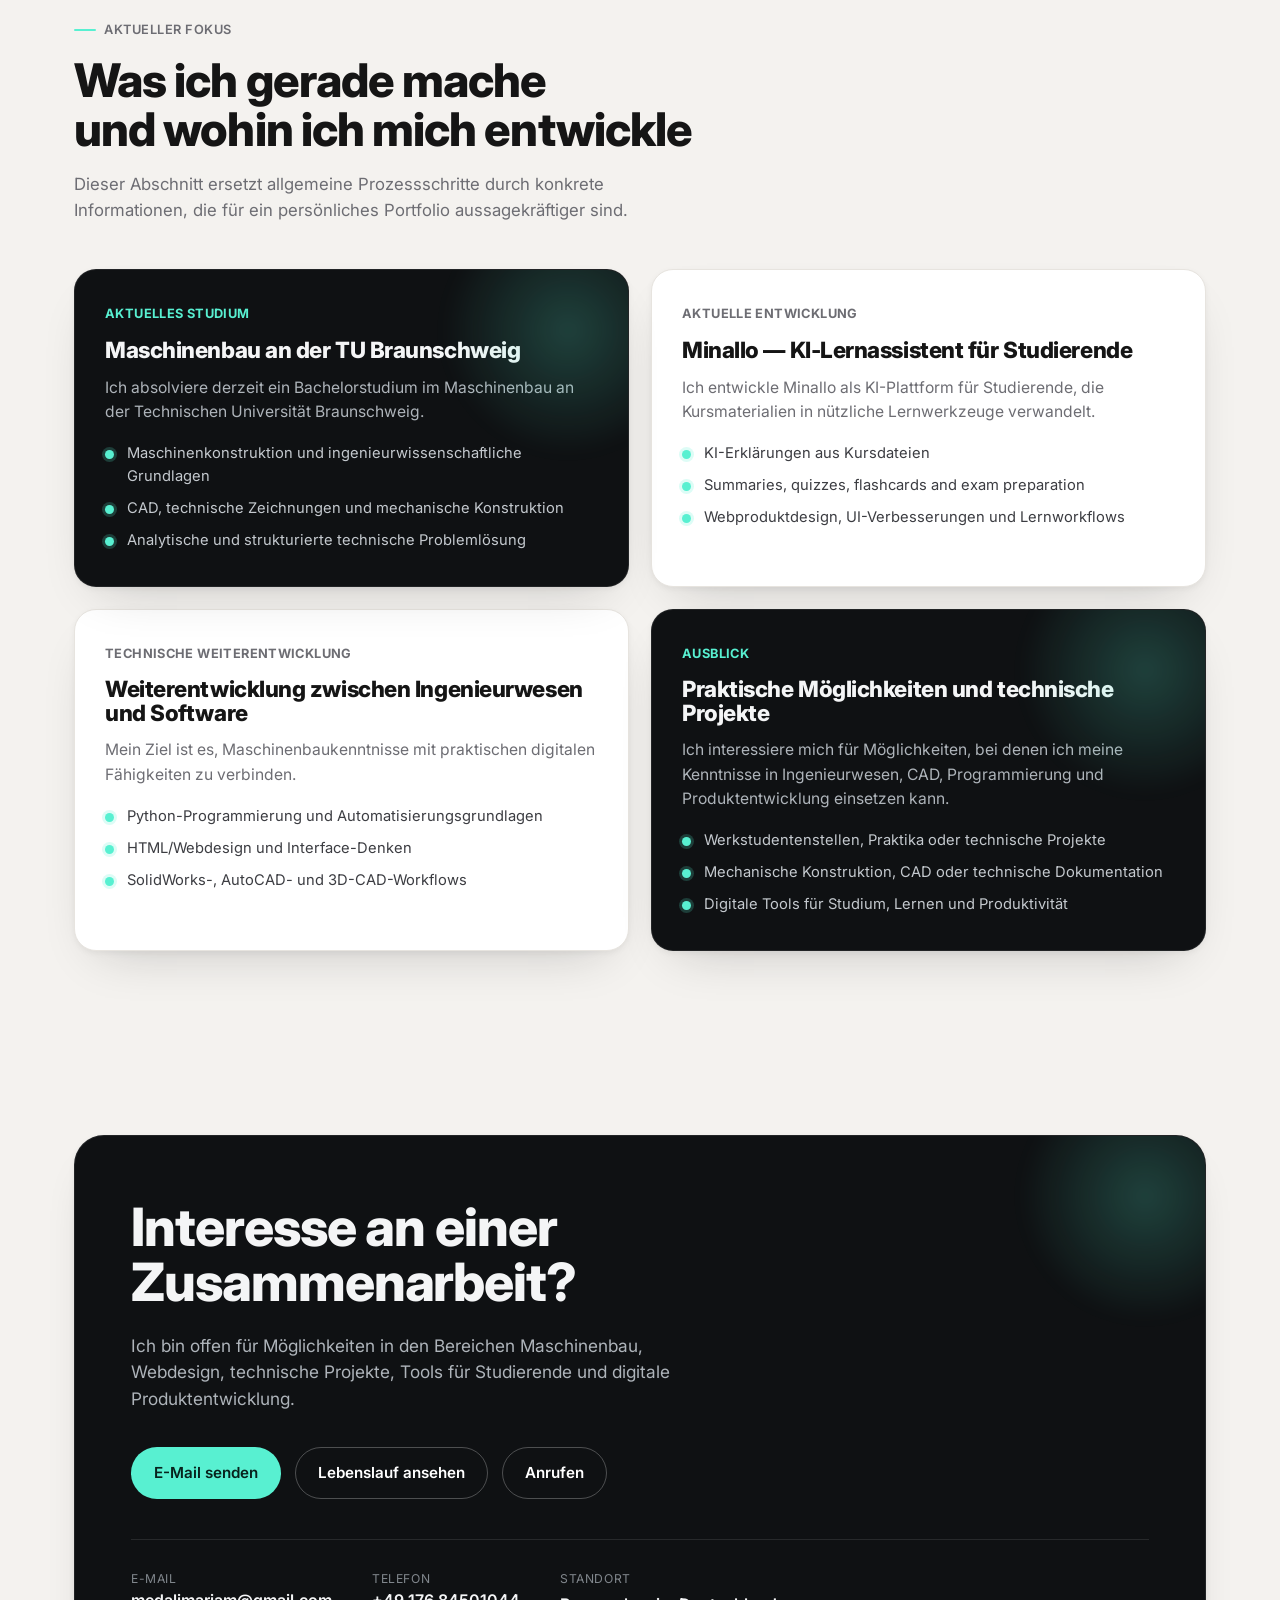
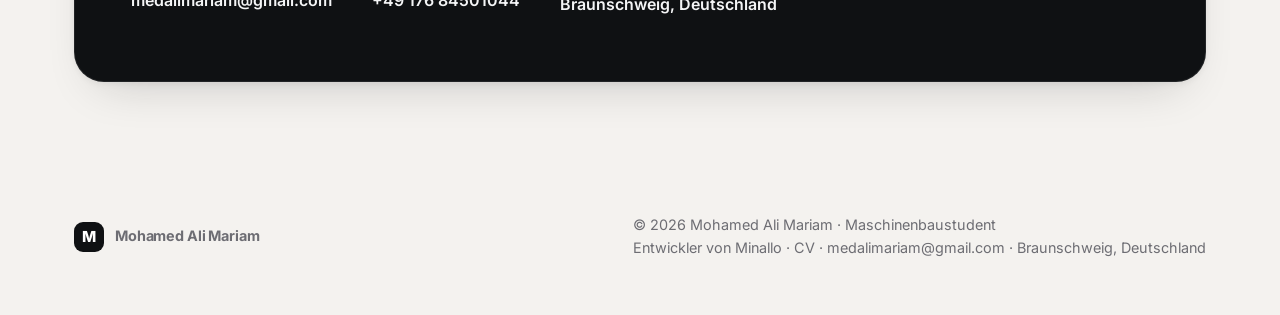
<file: de.html>
<!DOCTYPE html>
<html lang="de">
<head>
  <meta charset="UTF-8" />
  <meta name="viewport" content="width=device-width, initial-scale=1.0" />
  <title>Mohamed Ali Mariam — Maschinenbau, CAD &amp; KI</title>
  <meta name="description" content="Mohamed Ali Mariam ? Maschinenbaustudent an der TU Braunschweig mit Fokus auf CAD-Konstruktion, SolidWorks, technische Zeichnungen, Python und Webdesign. Entwickler von Minallo, einem KI-Lernassistenten." />
  <link rel="canonical" href="https://mohamed-ali-mariam.com/" />
  <meta name="robots" content="index, follow" />
  <meta name="author" content="Mohamed Ali Mariam" />
  <meta name="theme-color" content="#0f1113" />

  <!-- Open Graph (link previews) -->
  <meta property="og:type" content="website" />
  <meta property="og:site_name" content="Mohamed Ali Mariam" />
  <meta property="og:title" content="Mohamed Ali Mariam ? Maschinenbau, CAD &amp; KI" />
  <meta property="og:description" content="Maschinenbaustudent an der TU Braunschweig ? CAD, SolidWorks, technische Zeichnungen, Python und Webdesign. Entwickler von Minallo, einem KI-Lernassistenten." />
  <meta property="og:url" content="https://mohamed-ali-mariam.com/" />
  <meta property="og:locale" content="de_DE" />
  <meta name="twitter:card" content="summary" />
  <meta name="twitter:title" content="Mohamed Ali Mariam ? Maschinenbau, CAD &amp; KI" />
  <meta name="twitter:description" content="Maschinenbaustudent an der TU Braunschweig ? CAD, SolidWorks, Python und Webdesign. Entwickler von Minallo." />

  <!-- Structured data: tells Google this page is about the person Mohamed Ali Mariam -->
  <script type="application/ld+json">
  {
    "@context": "https://schema.org",
    "@type": "Person",
    "name": "Mohamed Ali Mariam",
    "url": "https://mohamed-ali-mariam.com",
    "jobTitle": "Mechanical Engineering Student",
    "worksFor": { "@type": "Organization", "name": "Minallo", "url": "https://minallo.de" },
    "alumniOf": { "@type": "CollegeOrUniversity", "name": "Technische Universität Braunschweig" },
    "address": { "@type": "PostalAddress", "addressLocality": "Braunschweig", "addressCountry": "DE" },
    "email": "mailto:medalimariam@gmail.com",
    "knowsAbout": ["Mechanical Engineering", "CAD Design", "SolidWorks", "AutoCAD", "3D-CAD", "Technical Drawings", "Python", "Web Design", "AI Study Tools"],
    "knowsLanguage": ["Italian", "Arabic", "German", "English", "French"],
    "sameAs": ["https://minallo.de", "https://github.com/Dalimovich"]
  }
  </script>

  <link rel="preconnect" href="https://fonts.googleapis.com" />
  <link rel="preconnect" href="https://fonts.gstatic.com" crossorigin />
  <link href="https://fonts.googleapis.com/css2?family=Inter:wght@400;500;600;700;800;900&display=swap" rel="stylesheet" />
  <link rel="stylesheet" href="styles.css" />
</head>
<body>

  <!-- ================= NAV ================= -->
  <nav>
    <div class="nav-inner">
      <a class="brand" href="#top" aria-label="Mohamed Ali Mariam — home">
        <span class="sq">M</span>
        <span>Mohamed Ali Mariam</span>
      </a>
      <div class="nav-links">
        <a href="#work">Projekte</a>
        <a href="#services">Kenntnisse</a>
        <a href="#story">Über mich</a>
        <a href="#current-focus">Aktueller Fokus</a>
        <a href="#contact">Kontakt</a>
        <a href="assets/Lebenslauf_Mohamed_Ali_Mariam.pdf" target="_blank" rel="noopener noreferrer">CV</a>
        <button class="lang-toggle" id="lang-toggle" type="button" aria-label="Website auf Deutsch anzeigen" aria-pressed="false">
          <span class="globe" aria-hidden="true">🌐</span><span id="lang-label">DE</span>
        </button>
      </div>
    </div>
  </nav>

  <main id="top">

    <!-- ================= HERO ================= -->
    <header class="hero">
      <div class="wrap">
        <div class="hero-grid">
          <div class="reveal">
            <span class="eyebrow">Maschinenbaustudent · Entwickler</span>
            <h1>Maschinenbau, CAD-Konstruktion & <span class="hl">KI-Lerntools</span></h1>
            <p class="hero-lead">
              Ich studiere Maschinenbau an der TU Braunschweig mit Schwerpunkt auf CAD-Konstruktion, SolidWorks, technischen Zeichnungen, Python, Webdesign und der Entwicklung von Minallo — einem KI-Lernassistenten für Studierende.
            </p>
            <div class="hero-cta">
              <a class="btn btn-dark" href="#contact">Mit mir arbeiten</a>
              <a class="btn btn-mint" href="assets/Lebenslauf_Mohamed_Ali_Mariam.pdf" target="_blank" rel="noopener noreferrer">Lebenslauf ansehen</a>
              <a class="btn btn-ghost" href="https://minallo.de" target="_blank" rel="noopener noreferrer">Minallo besuchen ↗</a>
            </div>
          </div>

          <div class="hero-cards reveal">
            <!-- Card 1: Featured project (light) -->
            <article class="card lift hcard">
              <span class="mini">Ausgewähltes Projekt</span>
              <h3>Minallo KI-Lernassistent</h3>
              <p class="muted">KI-Lernplattform für Zusammenfassungen, Quizfragen, Karteikarten, Erklärungen und Prüfungsvorbereitung.</p>
              <div class="meta">Entwickler · Produktentwicklung · Weboberfläche</div>
            </article>
            <!-- Card 2: Technical profile (dark) -->
            <article class="card dark lift hcard">
              <span class="mini">Technisches Profil</span>
              <p style="margin-top:14px;font-size:1.02rem;color:#e6e8ea;">Ingenieurwesen, CAD, Python und Entwicklung digitaler Produkte.</p>
              <p class="muted" style="margin-top:10px;">Von 3D-CAD und technischen Zeichnungen bis zu HTML/Webdesign und KI-basierten Plattformen.</p>
              <div class="meta">SolidWorks · AutoCAD · Python · Webdesign</div>
            </article>
          </div>
        </div>
      </div>
    </header>

    <!-- ================= WORK ================= -->
    <section id="work" class="sec">
      <div class="wrap">
        <div class="sec-head reveal">
          <span class="eyebrow">Ausgewählte Arbeiten</span>
          <h2>Projekte und Stärken<br />auf Basis technischen Denkens</h2>
          <p>Ein persönliches Portfolio mit übersichtlichen Projekt- und Kompetenzkarten, mit Fokus auf Maschinenbau, CAD-Konstruktion, Programmierung und Minallo als reales Produkt.</p>
        </div>

        <div class="grid-2">
          <!-- Card 1 -->
          <article class="card lift work-card reveal">
            <div class="work-top">
              <span class="pill">KI-Produkt</span>
              <span class="pill pill-status">Live-Projekt</span>
            </div>
            <h3>Minallo KI-Lernassistent</h3>
            <p class="desc">Als Lernplattform für Studierende entwickelt – mit KI-Workflows, kursbasiertem Lernen, Zusammenfassungen, Quizfragen, Karteikarten und Prüfungsvorbereitung.</p>
            <div class="visual"><span>KI-Lerntool · Produktdesign · Interface-Entwicklung</span></div>
            <a class="work-link" href="https://minallo.de" target="_blank" rel="noopener noreferrer">minallo.de öffnen ↗</a>
          </article>

          <!-- Card 2 -->
          <article class="card lift work-card reveal">
            <div class="work-top">
              <span class="pill">Ingenieurwesen</span>
              <span class="pill">Fokus Studium</span>
            </div>
            <h3>Profil Maschinenbaukonstruktion</h3>
            <p class="desc">Technischer Hintergrund in Maschinenkonstruktion, technischen Zeichnungen und konstruktionsorientiertem Denken.</p>
            <div class="visual"><span>Maschinenkonstruktion · technische Zeichnungen · strukturiertes Denken</span></div>
          </article>

          <!-- Card 3 -->
          <article class="card lift work-card reveal">
            <div class="work-top">
              <span class="pill">Software</span>
              <span class="pill">Praxisnah</span>
            </div>
            <h3>Programmierung & Webdesign</h3>
            <p class="desc">Erste praktische Erfahrungen mit Python und HTML/Webdesign zur Entwicklung klarer, moderner digitaler Oberflächen.</p>
            <div class="visual"><span>Python · HTML · UI-Denken · Problemlösung</span></div>
          </article>

          <!-- Card 4 -->
          <article class="card lift work-card reveal">
            <div class="work-top">
              <span class="pill">CAD</span>
              <span class="pill">Technische Werkzeuge</span>
            </div>
            <h3>CAD- & 3D-Visualisierungskenntnisse</h3>
            <p class="desc">Kenntnisse in SolidWorks, AutoCAD, 3D-CAD und Abläufen der technischen Dokumentation.</p>
            <div class="visual"><span>SolidWorks · AutoCAD · 3D-CAD · technische Visualisierung</span></div>
          </article>
        </div>
      </div>
    </section>

    <!-- ================= SERVICES / SKILLS ================= -->
    <section id="services" class="sec">
      <div class="wrap">
        <div class="sec-head reveal">
          <span class="eyebrow">Was ich biete</span>
          <h2>Technische Kompetenzen, die prägen,<br />wie ich entwickle und konstruiere</h2>
          <p>Die folgenden Kenntnisse stammen aus meinem Lebenslauf und meiner aktuellen Entwicklungsarbeit an Minallo.</p>
        </div>

        <div class="rows reveal">
          <div class="row">
            <h3>Maschinenkonstruktion</h3>
            <p class="rdesc">Technisches Verständnis für Maschinenkonstruktion, ingenieurwissenschaftliche Logik und strukturierte Problemlösung.</p>
            <p class="rtag">Maschinenbau · konstruktives Denken</p>
          </div>
          <div class="row">
            <h3>CAD & technische Zeichnungen</h3>
            <p class="rdesc">Anwendung von 3D-CAD, SolidWorks, AutoCAD und technischen Zeichnungen als zentrale technische Werkzeuge.</p>
            <p class="rtag">3D-CAD · SolidWorks · AutoCAD</p>
          </div>
          <div class="row">
            <h3>Programmierung & Webdesign</h3>
            <p class="rdesc">Praxisnahe Grundlagen in Python, HTML und Webdesign zur Entwicklung praktischer digitaler Lösungen.</p>
            <p class="rtag">Python · HTML · Web Design</p>
          </div>
          <div class="row">
            <h3>Office & Produktivität</h3>
            <p class="rdesc">MS Excel und die MS Office Suite für Dokumentation, Berechnungen, Präsentationen und strukturierte Arbeitsabläufe.</p>
            <p class="rtag">MS Excel · MS Office Suite</p>
          </div>
          <div class="row">
            <h3>KI-Produktentwicklung</h3>
            <p class="rdesc">Entwickler des Minallo KI-Lernassistenten, der Produktdenken, KI-Workflows und Interface-Design verbindet.</p>
            <p class="rtag">Produktentwicklung · KI-Workflows · Tools für Studierende</p>
          </div>
        </div>
      </div>
    </section>

    <!-- ================= ABOUT / STORY ================= -->
    <section id="story" class="sec">
      <div class="wrap">
        <div class="sec-head reveal">
          <span class="eyebrow">Über mich</span>
          <h2>Was ich bisher gemacht habe, was ich studiere<br />und woran ich gerade arbeite</h2>
        </div>

        <div class="about">
          <article class="card dark about-quote reveal">
            <p class="q">„Ich studiere derzeit Maschinenbau an der Technischen Universität Braunschweig. Mein Werdegang begann in den technischen Wissenschaften; heute verbinde ich Ingenieurwesen, CAD, Programmierung und Webdesign und entwickle Minallo als KI-Lernassistenten für Studierende.“</p>
            <span class="sig">— Mohamed Ali Mariam</span>
          </article>

          <article class="card ident reveal">
            <div>
              <h3>Mohamed Ali Mariam</h3>
              <p style="margin-top:12px;">Maschinenbaustudent in Braunschweig · Entwickler des Minallo KI-Lernassistenten · Mehrsprachig in Italienisch, Arabisch, Deutsch, Englisch und Französisch.</p>
            </div>
            <div class="chips">
              <span class="tag">Italienisch</span>
              <span class="tag">Arabisch</span>
              <span class="tag">Deutsch</span>
              <span class="tag">Englisch</span>
              <span class="tag">Französisch</span>
            </div>
          </article>
        </div>
      </div>
    </section>

    <!-- ================= MY PATH ================= -->
    <section id="path" class="sec">
      <div class="wrap">
        <div class="sec-head reveal">
          <span class="eyebrow">Mein Weg</span>
          <h2>Von den technischen Wissenschaften<br />zum Ingenieurwesen und zu KI-Tools</h2>
          <p>Dieser Abschnitt zeigt, was ich zuvor gelernt habe, was ich heute studiere und woran ich aktuell arbeite.</p>
        </div>

        <div class="grid-3">
          <article class="card lift path-card reveal">
            <div class="num">01</div>
            <h3>Was ich zuvor gemacht habe</h3>
            <p>2022 habe ich meinen Schulabschluss / mein Abitur im Bereich Technische Wissenschaften am LPIM in Monastir, Tunesien, erworben.</p>
            <ul class="ticks">
              <li>Hintergrund in technischen Wissenschaften</li>
              <li>Früher Fokus auf strukturiertes technisches Denken</li>
              <li>Grundlage für das Maschinenbaustudium</li>
            </ul>
          </article>

          <article class="card lift path-card reveal">
            <div class="num">02</div>
            <h3>Was ich heute studiere</h3>
            <p>Ich studiere derzeit Maschinenbau an der Technischen Universität Braunschweig in Deutschland.</p>
            <ul class="ticks">
              <li>Bachelorstudium Maschinenbau</li>
              <li>TU Braunschweig · since 2023</li>
              <li>Fokus auf Konstruktion, CAD und ingenieurwissenschaftliche Grundlagen</li>
            </ul>
          </article>

          <article class="card lift path-card reveal">
            <div class="num">03</div>
            <h3>Woran ich arbeite</h3>
            <p>Ich bin der Entwickler von Minallo, einem KI-Lernassistenten, der Studierenden hilft, mit ihren Kursunterlagen zu lernen.</p>
            <ul class="ticks">
              <li>KI-Lernworkflows</li>
              <li>Zusammenfassungen, Quizfragen, Karteikarten und Prüfungsvorbereitung</li>
              <li>Webprodukt, Benutzeroberfläche und Funktionen für Studierende</li>
            </ul>
          </article>
        </div>
      </div>
    </section>

    <!-- ================= CORE PROFILE ================= -->
    <section id="core-profile" class="sec">
      <div class="wrap">
        <div class="sec-head reveal">
          <span class="eyebrow">Kernprofil</span>
          <h2>Maschinenbaukonstruktion, CAD<br />und KI-Produktentwicklung</h2>
          <p>Mein Profil verbindet das Maschinenbaustudium mit praktischer CAD-Arbeit, Kenntnissen im technischen Zeichnen, Programmiergrundlagen und der Entwicklung von Minallo als reales KI-Produkt für Studierende.</p>
        </div>

        <div class="core-grid">
          <!-- Card 1 (feature) -->
          <article class="card lift core-card feature reveal">
            <span class="feat-flag">Kernkompetenz</span>
            <h3>CAD-Konstruktion & SolidWorks</h3>
            <p>Ein zentraler Teil meines technischen Profils ist die CAD-Konstruktion. Ich arbeite mit 3D-CAD-Werkzeugen, insbesondere SolidWorks, um mechanische Bauteile zu verstehen, strukturierte Modelle zu erstellen und in Maßen, Baugruppen, Abhängigkeiten und fertigungsgerechter Geometrie zu denken.</p>
            <div class="tags">
              <span class="tag">SolidWorks</span><span class="tag">3D-CAD</span>
              <span class="tag">CAD-Konstruktion</span><span class="tag">Baugruppen</span>
            </div>
          </article>

          <!-- Card 2 -->
          <article class="card lift core-card reveal">
            <h3>Maschinenbau</h3>
            <p>Ich studiere derzeit Maschinenbau an der TU Braunschweig. Mein Studium vermittelt mir eine solide technische Grundlage in Maschinenkonstruktion, ingenieurwissenschaftlichen Grundlagen, technischen Zeichnungen und strukturierter Problemlösung.</p>
            <div class="tags">
              <span class="tag">Maschinenbau</span><span class="tag">Maschinenkonstruktion</span>
              <span class="tag">Technische Zeichnungen</span><span class="tag">Ingenieurwissenschaftliche Logik</span>
            </div>
          </article>

          <!-- Card 3 -->
          <article class="card lift core-card reveal">
            <h3>AutoCAD & technische Zeichnungen</h3>
            <p>Neben SolidWorks nutze ich AutoCAD und die Grundlagen des technischen Zeichnens, um Bauteile klar darzustellen. Dazu gehören das Lesen und Erstellen technischer Dokumentationen, das Arbeiten mit Bemaßungen und die präzise visuelle Darstellung mechanischer Ideen.</p>
            <div class="tags">
              <span class="tag">AutoCAD</span><span class="tag">2D-Zeichnungen</span>
              <span class="tag">Bemaßungen</span><span class="tag">Dokumentation</span>
            </div>
          </article>

          <!-- Card 4 -->
          <article class="card lift core-card reveal">
            <h3>Entwickler von Minallo</h3>
            <p>Ich entwickle Minallo, einen KI-Lernassistenten für Studierende. Das Projekt zeigt meine Fähigkeit, Produktdenken, Webdesign, KI-Workflows und reale Herausforderungen von Studierenden auf einer Plattform zu verbinden.</p>
            <div class="tags">
              <span class="tag">KI-Lernassistent</span><span class="tag">Produktentwicklung</span>
              <span class="tag">Plattform für Studierende</span><span class="tag">minallo.de</span>
            </div>
          </article>

          <!-- Card 5 -->
          <article class="card lift core-card reveal">
            <h3>Python & Webdesign</h3>
            <p>Ich habe außerdem erste praktische Erfahrungen mit Python und HTML/Webdesign. Dadurch kann ich ingenieurwissenschaftliches Denken mit digitalen Werkzeugen, Automatisierungsideen und modernen Website-Oberflächen verbinden.</p>
            <div class="tags">
              <span class="tag">Python</span><span class="tag">HTML</span>
              <span class="tag">Webdesign</span><span class="tag">Problemlösung</span>
            </div>
          </article>

          <!-- Card 6 -->
          <article class="card lift core-card reveal">
            <h3>Office & Kommunikation</h3>
            <p>Ich nutze MS Excel und die MS Office Suite für strukturiertes Arbeiten, Dokumentation, Präsentationen und Organisation. Mein mehrsprachiger Hintergrund hilft mir außerdem, in unterschiedlichen Teams und Umgebungen klar zu kommunizieren.</p>
            <div class="tags">
              <span class="tag">MS Excel</span><span class="tag">MS Office</span>
              <span class="tag">Dokumentation</span><span class="tag">Sprachen</span>
            </div>
          </article>
        </div>
      </div>
    </section>

    <!-- ================= CURRENT FOCUS ================= -->
    <section id="current-focus" class="sec">
      <div class="wrap">
        <div class="sec-head reveal">
          <span class="eyebrow">Aktueller Fokus</span>
          <h2>Was ich gerade mache<br />und wohin ich mich entwickle</h2>
          <p>Dieser Abschnitt ersetzt allgemeine Prozessschritte durch konkrete Informationen, die für ein persönliches Portfolio aussagekräftiger sind.</p>
        </div>

        <div class="focus-grid">
          <!-- Card 1 dark -->
          <article class="card dark lift focus-card reveal">
            <span class="mini">Aktuelles Studium</span>
            <h3>Maschinenbau an der TU Braunschweig</h3>
            <p style="color:#aeb4ba;">Ich absolviere derzeit ein Bachelorstudium im Maschinenbau an der Technischen Universität Braunschweig.</p>
            <ul class="ticks">
              <li>Maschinenkonstruktion und ingenieurwissenschaftliche Grundlagen</li>
              <li>CAD, technische Zeichnungen und mechanische Konstruktion</li>
              <li>Analytische und strukturierte technische Problemlösung</li>
            </ul>
          </article>

          <!-- Card 2 light -->
          <article class="card lift focus-card reveal">
            <span class="mini">Aktuelle Entwicklung</span>
            <h3>Minallo — KI-Lernassistent für Studierende</h3>
            <p>Ich entwickle Minallo als KI-Plattform für Studierende, die Kursmaterialien in nützliche Lernwerkzeuge verwandelt.</p>
            <ul class="ticks">
              <li>KI-Erklärungen aus Kursdateien</li>
              <li>Summaries, quizzes, flashcards and exam preparation</li>
              <li>Webproduktdesign, UI-Verbesserungen und Lernworkflows</li>
            </ul>
          </article>

          <!-- Card 3 light -->
          <article class="card lift focus-card reveal">
            <span class="mini">Technische Weiterentwicklung</span>
            <h3>Weiterentwicklung zwischen Ingenieurwesen und Software</h3>
            <p>Mein Ziel ist es, Maschinenbaukenntnisse mit praktischen digitalen Fähigkeiten zu verbinden.</p>
            <ul class="ticks">
              <li>Python-Programmierung und Automatisierungsgrundlagen</li>
              <li>HTML/Webdesign und Interface-Denken</li>
              <li>SolidWorks-, AutoCAD- und 3D-CAD-Workflows</li>
            </ul>
          </article>

          <!-- Card 4 dark -->
          <article class="card dark lift focus-card reveal">
            <span class="mini">Ausblick</span>
            <h3>Praktische Möglichkeiten und technische Projekte</h3>
            <p style="color:#aeb4ba;">Ich interessiere mich für Möglichkeiten, bei denen ich meine Kenntnisse in Ingenieurwesen, CAD, Programmierung und Produktentwicklung einsetzen kann.</p>
            <ul class="ticks">
              <li>Werkstudentenstellen, Praktika oder technische Projekte</li>
              <li>Mechanische Konstruktion, CAD oder technische Dokumentation</li>
              <li>Digitale Tools für Studium, Lernen und Produktivität</li>
            </ul>
          </article>
        </div>
      </div>
    </section>

    <!-- ================= CONTACT / CTA ================= -->
    <section id="contact" class="sec">
      <div class="wrap">
        <article class="card dark cta reveal">
          <h2>Interesse an einer Zusammenarbeit?</h2>
          <p>Ich bin offen für Möglichkeiten in den Bereichen Maschinenbau, Webdesign, technische Projekte, Tools für Studierende und digitale Produktentwicklung.</p>
          <div class="cta-row">
            <a
              class="btn btn-mint"
              href="https://mail.google.com/mail/?view=cm&fs=1&to=medalimariam@gmail.com&su=Portfolio%20contact"
              target="_blank"
              rel="noopener noreferrer"
              data-contact-action="email"
            >E-Mail senden</a>
            <a class="btn btn-outline-light" href="assets/Lebenslauf_Mohamed_Ali_Mariam.pdf" target="_blank" rel="noopener noreferrer">Lebenslauf ansehen</a>
            <a
              class="btn btn-outline-light"
              href="tel:+4917684501044"
              aria-label="Call Mohamed Ali Mariam at +49 176 84501044"
              data-contact-action="call"
            >Anrufen</a>
          </div>
          <div class="contact-meta">
            <div>
              <div class="k">E-Mail</div>
              <a class="v" href="mailto:medalimariam@gmail.com" data-contact-action="mailto">medalimariam@gmail.com</a>
            </div>
            <div>
              <div class="k">Telefon</div>
              <a class="v" href="tel:+4917684501044" aria-label="Call Mohamed Ali Mariam at +49 176 84501044" data-contact-action="call">+49 176 84501044</a>
            </div>
            <div>
              <div class="k">Standort</div>
              <div class="v">Braunschweig, Deutschland</div>
            </div>
          </div>
        </article>
      </div>
    </section>
  </main>

  <!-- ================= FOOTER ================= -->
  <footer>
    <div class="wrap">
      <div class="foot">
        <a class="brand" href="#top"><span class="sq">M</span><span>Mohamed Ali Mariam</span></a>
        <p>© 2026 Mohamed Ali Mariam · Maschinenbaustudent<br />
        Entwickler von Minallo · <a href="assets/Lebenslauf_Mohamed_Ali_Mariam.pdf" target="_blank" rel="noopener noreferrer">CV</a> · medalimariam@gmail.com · Braunschweig, Deutschland</p>
      </div>
    </div>
  </footer>

  <script src="script.js"></script>
</body>
</html>
</file>
<file: styles.css>
:root {
  --bg: #f4f2ef;
  --surface: #ffffff;
  --text: #151515;
  --muted: #6d6d73;
  --line: #e7e4df;
  --dark: #0f1113;
  --dark-2: #16191d;
  --mint: #58f0d1;
  --teal: #7ef3df;
  --blue: #7dc3ff;

  --r-lg: 30px;
  --r: 22px;
  --r-sm: 14px;
  --pill: 999px;
  --maxw: 1180px;

  --shadow-sm: 0 1px 2px rgba(20, 20, 20, .04);
  --shadow: 0 2px 6px rgba(20, 20, 20, .05), 0 22px 50px -26px rgba(20, 20, 20, .24);
  --shadow-hover: 0 4px 10px rgba(20, 20, 20, .06), 0 34px 64px -28px rgba(20, 20, 20, .30);
  --shadow-dark: 0 30px 70px -34px rgba(0, 0, 0, .65);
  --ease: cubic-bezier(.2, .7, .2, 1);
}

* { box-sizing: border-box; }
html { scroll-behavior: smooth; -webkit-text-size-adjust: 100%; }
body {
  margin: 0;
  background: var(--bg);
  color: var(--text);
  font-family: "Inter", system-ui, -apple-system, "Segoe UI", Roboto, Helvetica, Arial, sans-serif;
  line-height: 1.55;
  -webkit-font-smoothing: antialiased;
  overflow-x: hidden;
}
a { color: inherit; text-decoration: none; }
img { max-width: 100%; display: block; }
section { scroll-margin-top: 92px; }

.wrap { max-width: var(--maxw); margin: 0 auto; padding: 0 24px; }

/* ---------- Typography helpers ---------- */
.eyebrow {
  display: inline-flex; align-items: center; gap: 8px;
  font-size: .8rem; font-weight: 600; letter-spacing: .04em;
  text-transform: uppercase; color: var(--muted);
}
.eyebrow::before {
  content: ""; width: 22px; height: 2px; border-radius: 2px;
  background: var(--mint);
}
h1, h2, h3 { margin: 0; letter-spacing: -.02em; line-height: 1.05; font-weight: 800; }
.accent { color: #0b8f78; }
.muted { color: var(--muted); }

/* ---------- Buttons ---------- */
.btn {
  display: inline-flex; align-items: center; gap: 8px;
  font-weight: 600; font-size: .95rem;
  padding: 13px 22px; border-radius: var(--pill);
  border: 1px solid transparent; cursor: pointer;
  transition: transform .25s var(--ease), box-shadow .25s var(--ease), background .25s var(--ease), border-color .25s var(--ease);
  white-space: nowrap;
}
.btn:hover { transform: translateY(-2px); }
.btn-dark { background: var(--dark); color: #fff; }
.btn-dark:hover { box-shadow: 0 14px 30px -12px rgba(15, 17, 19, .5); }
.btn-ghost { background: transparent; color: var(--text); border-color: var(--line); }
.btn-ghost:hover { border-color: #cfcbc4; background: #fff; }
.btn-mint { background: var(--mint); color: #08231d; }
.btn-mint:hover { box-shadow: 0 16px 34px -14px rgba(88, 240, 209, .55); }
.btn-outline-light { background: transparent; color: #fff; border-color: rgba(255, 255, 255, .26); }
.btn-outline-light:hover { border-color: rgba(255, 255, 255, .55); background: rgba(255, 255, 255, .06); }

/* ---------- Pills / tags ---------- */
.pill {
  display: inline-flex; align-items: center;
  font-size: .78rem; font-weight: 600; color: var(--muted);
  background: #fff; border: 1px solid var(--line);
  padding: 6px 12px; border-radius: var(--pill);
}
.pill-status {
  color: #0b8f78; background: rgba(88, 240, 209, .14);
  border-color: rgba(88, 240, 209, .4);
}
.tags { display: flex; flex-wrap: wrap; gap: 8px; }
.tag {
  font-size: .76rem; font-weight: 500; color: #44454a;
  background: #f1efeb; border: 1px solid var(--line);
  padding: 5px 11px; border-radius: var(--pill);
}
.dark .tag { color: #cdd2d6; background: rgba(255, 255, 255, .05); border-color: rgba(255, 255, 255, .12); }

/* ---------- Nav ---------- */
nav {
  position: sticky; top: 0; z-index: 50;
  backdrop-filter: saturate(140%) blur(12px);
  background: rgba(244, 242, 239, .82);
  border-bottom: 1px solid var(--line);
}
.nav-inner {
  display: flex; align-items: center; justify-content: space-between;
  gap: 16px; padding: 14px 24px; max-width: var(--maxw); margin: 0 auto;
  flex-wrap: wrap;
}
.brand { display: flex; align-items: center; gap: 11px; font-weight: 700; letter-spacing: -.01em; }
.brand .sq {
  width: 34px; height: 34px; border-radius: 10px;
  background: var(--dark); color: #fff;
  display: grid; place-items: center; font-weight: 800; font-size: 1.05rem;
}
.nav-links { display: flex; align-items: center; gap: 4px; flex-wrap: wrap; }
.nav-links a {
  color: var(--muted); font-weight: 500; font-size: .92rem;
  padding: 8px 13px; border-radius: var(--pill);
  transition: color .2s var(--ease), background .2s var(--ease);
}
.nav-links a:hover { color: var(--text); background: rgba(0, 0, 0, .04); }
.lang-toggle {
  display: inline-flex; align-items: center; gap: 7px;
  padding: 8px 12px; margin-left: 4px; border: 1px solid var(--line);
  border-radius: var(--pill); background: var(--dark); color: #fff;
  font: inherit; font-size: .86rem; font-weight: 700; cursor: pointer;
  transition: transform .2s var(--ease), background .2s var(--ease);
}
.lang-toggle:hover { transform: translateY(-1px); background: #272b2f; }
.lang-toggle:focus-visible { outline: 3px solid rgba(88, 240, 209, .55); outline-offset: 2px; }
.lang-toggle .globe { font-size: 1rem; line-height: 1; }

/* ---------- Section heading block ---------- */
.sec { padding: 92px 0; }
.sec-head { max-width: 720px; margin-bottom: 46px; }
.sec-head h2 { font-size: clamp(1.9rem, 4vw, 2.9rem); margin: 16px 0 0; }
.sec-head p { color: var(--muted); font-size: 1.05rem; margin: 18px 0 0; max-width: 640px; }

/* ---------- Card base ---------- */
.card {
  background: var(--surface); border: 1px solid var(--line);
  border-radius: var(--r); box-shadow: var(--shadow);
  transition: transform .35s var(--ease), box-shadow .35s var(--ease);
}
.card.lift:hover { transform: translateY(-5px); box-shadow: var(--shadow-hover); }
.dark {
  background: var(--dark); color: #f4f5f6;
  border: 1px solid rgba(255, 255, 255, .08);
  position: relative; overflow: hidden;
}
.dark::after {
  content: ""; position: absolute; pointer-events: none;
  width: 360px; height: 360px; top: -120px; right: -120px;
  background: radial-gradient(closest-side, rgba(88, 240, 209, .22), transparent 70%);
  filter: blur(8px);
}
.dark .muted { color: #9aa0a6; }

/* ---------- HERO ---------- */
.hero { padding: 70px 0 40px; position: relative; }
.hero::before {
  content: ""; position: absolute; inset: 0; z-index: -1;
  background: radial-gradient(900px 420px at 88% -8%, rgba(125, 195, 255, .12), transparent 60%),
              radial-gradient(700px 380px at 100% 0%, rgba(88, 240, 209, .14), transparent 60%);
}
.hero-grid { display: grid; grid-template-columns: 1.15fr .85fr; gap: 48px; align-items: center; }
.hero h1 { font-size: clamp(2.4rem, 5.2vw, 4.1rem); margin: 22px 0 0; font-weight: 900; }
.hero h1 .hl { color: #0b8f78; }
.hero-lead { color: var(--muted); font-size: 1.12rem; max-width: 540px; margin: 24px 0 0; }
.hero-cta { display: flex; flex-wrap: wrap; gap: 12px; margin-top: 32px; }
.hero-cards { display: flex; flex-direction: column; gap: 18px; }
.mini { font-size: .8rem; font-weight: 700; letter-spacing: .03em; text-transform: uppercase; color: var(--muted); }
.dark .mini { color: var(--mint); }
.hcard { padding: 26px; }
.hcard h3 { font-size: 1.4rem; margin: 12px 0 0; }
.hcard p { font-size: .98rem; margin: 12px 0 0; }
.hcard .meta { margin-top: 18px; font-size: .85rem; font-weight: 600; color: var(--muted); }
.dark .hcard .meta { color: #aeb4ba; }

/* ---------- WORK ---------- */
.grid-2 { display: grid; grid-template-columns: repeat(2, 1fr); gap: 22px; }
.work-card { padding: 26px; display: flex; flex-direction: column; }
.work-top { display: flex; align-items: center; justify-content: space-between; gap: 12px; margin-bottom: 18px; }
.work-card h3 { font-size: 1.55rem; margin: 0; }
.work-card .desc { color: var(--muted); margin: 14px 0 20px; font-size: .98rem; }
.visual {
  margin-top: auto; border-radius: var(--r-sm);
  background: linear-gradient(145deg, var(--dark), var(--dark-2));
  color: #d7dbdf; padding: 30px 24px; min-height: 132px;
  display: flex; align-items: flex-end; position: relative; overflow: hidden;
  border: 1px solid rgba(255, 255, 255, .06);
}
.visual::before {
  content: ""; position: absolute; width: 220px; height: 220px;
  top: -70px; left: -40px; border-radius: 50%;
  background: radial-gradient(closest-side, rgba(88, 240, 209, .26), transparent 72%);
}
.visual::after {
  content: ""; position: absolute; width: 150px; height: 150px;
  bottom: -60px; right: -30px; border-radius: 50%;
  background: radial-gradient(closest-side, rgba(125, 195, 255, .22), transparent 72%);
}
.visual span { position: relative; font-size: .92rem; font-weight: 600; letter-spacing: .01em; }
.work-link { margin-top: 18px; font-weight: 600; color: #0b8f78; font-size: .92rem; }
.work-link:hover { text-decoration: underline; }

/* ---------- SERVICES table ---------- */
.rows { border-top: 1px solid var(--line); }
.row {
  display: grid; grid-template-columns: minmax(220px, 1fr) 1.7fr minmax(190px, .9fr);
  gap: 26px; align-items: center;
  padding: 30px 16px; border-bottom: 1px solid var(--line);
  transition: background .25s var(--ease), padding .25s var(--ease);
  border-radius: 14px;
}
.row:hover { background: #fff; padding-left: 26px; box-shadow: var(--shadow-sm); }
.row h3 { font-size: 1.45rem; }
.row .rdesc { color: var(--muted); font-size: .98rem; }
.row .rtag { font-size: .85rem; font-weight: 600; color: #44454a; text-align: right; }

/* ---------- ABOUT (story) ---------- */
.about { display: grid; grid-template-columns: 1.45fr .9fr; gap: 22px; align-items: stretch; }
.about-quote { padding: 44px; display: flex; flex-direction: column; justify-content: center; }
.about-quote .q { font-size: clamp(1.35rem, 2.6vw, 1.95rem); font-weight: 700; letter-spacing: -.015em; line-height: 1.32; }
.about-quote .sig { margin-top: 26px; font-weight: 600; color: var(--mint); }
.ident { padding: 36px; display: flex; flex-direction: column; gap: 22px; justify-content: center; }
.ident h3 { font-size: 1.3rem; }
.ident p { color: var(--muted); margin: 0; font-size: .98rem; }
.ident .chips { display: flex; flex-wrap: wrap; gap: 8px; margin-top: 4px; }

/* ---------- MY PATH ---------- */
.grid-3 { display: grid; grid-template-columns: repeat(3, 1fr); gap: 22px; }
.path-card { padding: 30px 28px; }
.path-card .num { font-size: 2.6rem; font-weight: 900; color: #d9d4cc; letter-spacing: -.03em; line-height: 1; }
.path-card h3 { font-size: 1.3rem; margin: 16px 0 0; }
.path-card p { color: var(--muted); margin: 14px 0 18px; font-size: .96rem; }
.ticks { list-style: none; padding: 0; margin: 0; display: grid; gap: 9px; }
.ticks li { position: relative; padding-left: 22px; font-size: .92rem; color: #3c3d42; }
.ticks li::before {
  content: ""; position: absolute; left: 0; top: 8px;
  width: 9px; height: 9px; border-radius: 50%;
  background: var(--mint); box-shadow: 0 0 0 3px rgba(88, 240, 209, .2);
}
.dark .ticks li { color: #c4c9ce; }

/* ---------- CORE PROFILE ---------- */
.core-grid { display: grid; grid-template-columns: repeat(3, 1fr); gap: 22px; }
.core-card { padding: 30px 28px; display: flex; flex-direction: column; }
.core-card h3 { font-size: 1.32rem; }
.core-card p { color: var(--muted); margin: 14px 0 20px; font-size: .96rem; }
.core-card .tags { margin-top: auto; }
.core-card.feature {
  border-color: rgba(88, 240, 209, .55);
  box-shadow: 0 2px 6px rgba(20, 20, 20, .05), 0 26px 56px -26px rgba(11, 143, 120, .3);
}
.core-card.feature::before {
  content: ""; display: block; height: 4px; width: 64px; border-radius: 4px;
  background: linear-gradient(90deg, var(--mint), var(--blue));
  margin-bottom: 22px;
}
.core-card.feature .feat-flag {
  align-self: flex-start; margin-bottom: 4px;
  font-size: .72rem; font-weight: 700; letter-spacing: .06em; text-transform: uppercase;
  color: #0b8f78;
}

/* ---------- CURRENT FOCUS ---------- */
.focus-grid { display: grid; grid-template-columns: repeat(2, 1fr); gap: 22px; }
.focus-card { padding: 34px 30px; }
.focus-card .mini { margin-bottom: 14px; display: block; }
.focus-card h3 { font-size: 1.4rem; }
.focus-card p { margin: 14px 0 18px; font-size: .98rem; color: var(--muted); }

/* ---------- CONTACT ---------- */
.cta { padding: 64px 56px; border-radius: var(--r-lg); }
.cta h2 { font-size: clamp(2rem, 4.6vw, 3.3rem); max-width: 14ch; }
.cta p { color: #aeb4ba; font-size: 1.08rem; max-width: 560px; margin: 22px 0 34px; }
.cta-row { display: flex; flex-wrap: wrap; gap: 14px; }
.contact-meta {
  display: flex; flex-wrap: wrap; gap: 14px 40px; margin-top: 40px;
  padding-top: 30px; border-top: 1px solid rgba(255, 255, 255, .1);
}
.contact-meta div .k { font-size: .76rem; text-transform: uppercase; letter-spacing: .05em; color: #80868c; }
.contact-meta div .v { font-weight: 600; margin-top: 4px; }
.contact-meta a.v:hover { color: var(--mint); }

/* ---------- FOOTER ---------- */
footer { padding: 40px 0 56px; }
.foot {
  display: flex; flex-wrap: wrap; gap: 14px; justify-content: space-between; align-items: center;
  color: var(--muted); font-size: .9rem;
}
.foot .brand .sq { width: 30px; height: 30px; border-radius: 9px; font-size: .95rem; }
.foot p { margin: 0; }

/* ---------- Reveal animation ---------- */
.reveal { opacity: 0; transform: translateY(18px); transition: opacity .7s var(--ease), transform .7s var(--ease); }
.reveal.in { opacity: 1; transform: none; }

/* ---------- Mouse follower ---------- */
.mouse-follower {
  position: fixed; top: 0; left: 0; z-index: 100;
  width: 10px; height: 10px; border-radius: 50%;
  background: #000;
  pointer-events: none; opacity: 0;
  transform: translate3d(-50%, -50%, 0);
  transition: opacity .2s ease;
  will-change: left, top;
}
.mouse-follower.is-visible { opacity: .72; }

/* ---------- Back to top ---------- */
.back-to-top {
  position: fixed; right: 24px; bottom: 24px; z-index: 60;
  display: grid; place-items: center;
  width: 48px; height: 48px; padding: 0;
  border: 1px solid rgba(88, 240, 209, .55); border-radius: 50%;
  background: var(--dark); color: var(--mint);
  box-shadow: 0 14px 34px -12px rgba(15, 17, 19, .55);
  font: inherit; font-size: 1.35rem; line-height: 1; cursor: pointer;
  opacity: 0; visibility: hidden; transform: translateY(12px);
  transition: opacity .25s var(--ease), visibility .25s var(--ease), transform .25s var(--ease), background .2s var(--ease);
}
.back-to-top.is-visible { opacity: 1; visibility: visible; transform: none; }
.back-to-top:hover { background: #272b2f; transform: translateY(-2px); }
.back-to-top:focus-visible { outline: 3px solid rgba(88, 240, 209, .55); outline-offset: 3px; }

@media (prefers-reduced-motion: reduce) {
  html { scroll-behavior: auto; }
  .reveal { opacity: 1; transform: none; transition: none; }
  .btn:hover, .card.lift:hover { transform: none; }
  .mouse-follower { display: none; }
  .back-to-top { transition: none; }
}

/* ---------- Responsive ---------- */
@media (max-width: 980px) {
  .sec { padding: 72px 0; }
  .hero-grid { grid-template-columns: 1fr; gap: 34px; }
  .about { grid-template-columns: 1fr; }
  .core-grid { grid-template-columns: repeat(2, 1fr); }
  .grid-3 { grid-template-columns: 1fr; }
  .row { grid-template-columns: 1fr; gap: 10px; padding: 24px 14px; }
  .row .rtag { text-align: left; }
  .cta { padding: 48px 30px; }
}
@media (max-width: 640px) {
  .wrap { padding: 0 18px; }
  .grid-2, .core-grid, .focus-grid { grid-template-columns: 1fr; }
  .nav-links { gap: 0; }
  .nav-links a { padding: 7px 10px; font-size: .86rem; }
  .hero-cta .btn, .cta-row .btn { flex: 1 1 auto; justify-content: center; }
  .about-quote, .ident, .hcard, .work-card, .core-card, .path-card, .focus-card { padding: 24px; }
  .sec-head { margin-bottom: 34px; }
  .mouse-follower { display: none; }
  .back-to-top { right: 18px; bottom: 18px; width: 44px; height: 44px; }
}
</file>
